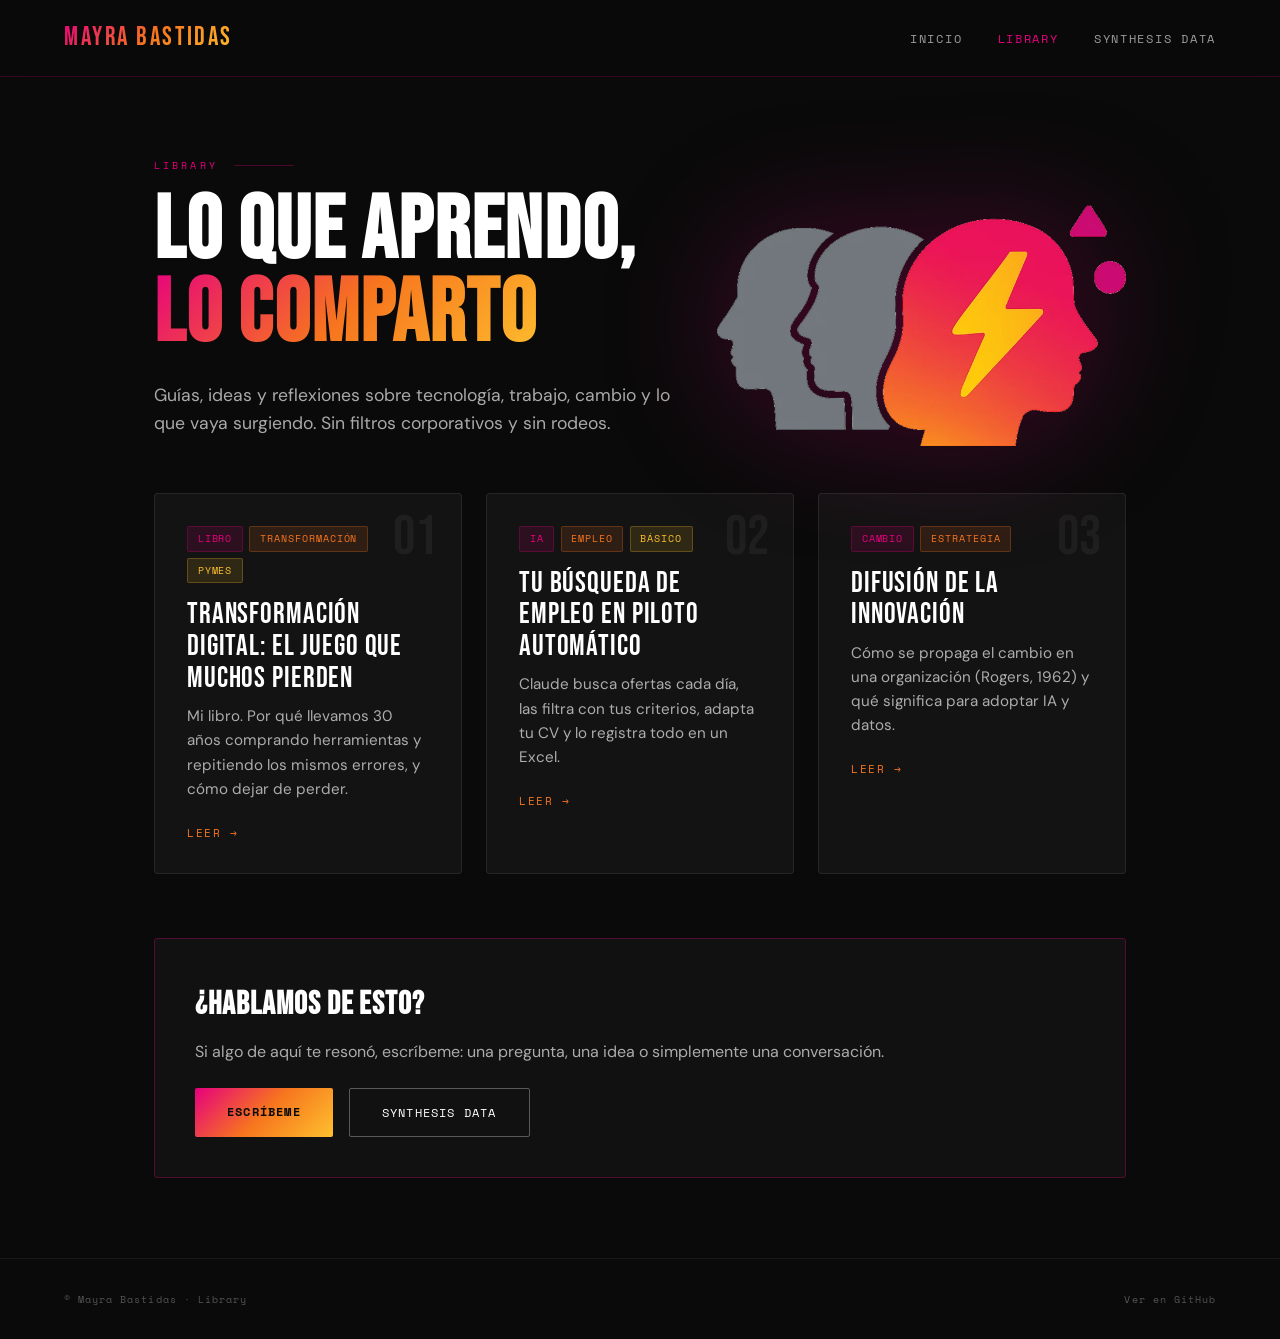
<file: index.html>
<!DOCTYPE html>
<html lang="es">
<head>
  <meta charset="UTF-8" />
  <meta name="viewport" content="width=device-width, initial-scale=1.0" />
  <title>Library | Mayra Bastidas</title>
  <meta name="description" content="Guías, ideas y reflexiones de Mayra Bastidas sobre tecnología, trabajo y cambio." />
  <link href="https://fonts.googleapis.com/css2?family=Bebas+Neue&family=Space+Mono:wght@400;700&family=DM+Sans:wght@300;400;500&display=swap" rel="stylesheet" />
  <link rel="icon" type="image/png" href="assets/img/favicon.png" />
  <link rel="stylesheet" href="assets/style.css" />
</head>
<body>
  <nav>
    <a class="nav-logo" href="https://mayramb.github.io/">Mayra Bastidas</a>
    <ul>
      <li><a href="https://mayramb.github.io/">Inicio</a></li>
      <li><a class="active" href="./">Library</a></li>
      <li><a href="https://synthesis-data.com">Synthesis Data</a></li>
    </ul>
  </nav>

  <main class="wrap">
    <header class="hero">
      <div>
        <div class="section-label">Library</div>
        <h1 class="big">Lo que aprendo,<br><span>lo comparto</span></h1>
        <p class="lead">Guías, ideas y reflexiones sobre tecnología, trabajo, cambio y lo que vaya surgiendo. Sin filtros corporativos y sin rodeos.</p>
      </div>
      <img class="hero-img" src="assets/img/cabezas.webp" alt="Tres perfiles de cabezas; el último, en degradado fucsia-naranja con un rayo" />
    </header>

    <div class="grid" id="catalogo"></div>

    <section class="cta">
      <h3>¿Hablamos de esto?</h3>
      <p>Si algo de aquí te resonó, escríbeme: una pregunta, una idea o simplemente una conversación.</p>
      <div class="btns">
        <a class="btn btn-primary" href="mailto:mayra.bastidas@synthesis-data.com?subject=Hablemos">Escríbeme</a>
        <a class="btn btn-outline" href="https://synthesis-data.com">Synthesis Data</a>
      </div>
    </section>
  </main>

  <footer>
    <p>© Mayra Bastidas · Library</p>
    <a href="https://github.com/mayramb/library">Ver en GitHub</a>
  </footer>

  <script>
    const colores = ['', 'orange', 'yellow'];
    fetch('catalogo.json').then(r => r.json()).then(items => {
      document.getElementById('catalogo').innerHTML = items.map((g, i) => `
        <a class="card" href="${g.link}">
          <div class="card-num">${String(i + 1).padStart(2, '0')}</div>
          <div class="tags">${g.etiquetas.map((t, j) => `<span class="tag ${colores[j % 3]}">${t}</span>`).join('')}</div>
          <div class="card-title">${g.titulo}</div>
          <p>${g.descripcion}</p>
          <div class="card-go">Leer →</div>
        </a>`).join('');
    });
  </script>
</body>
</html>
</file>
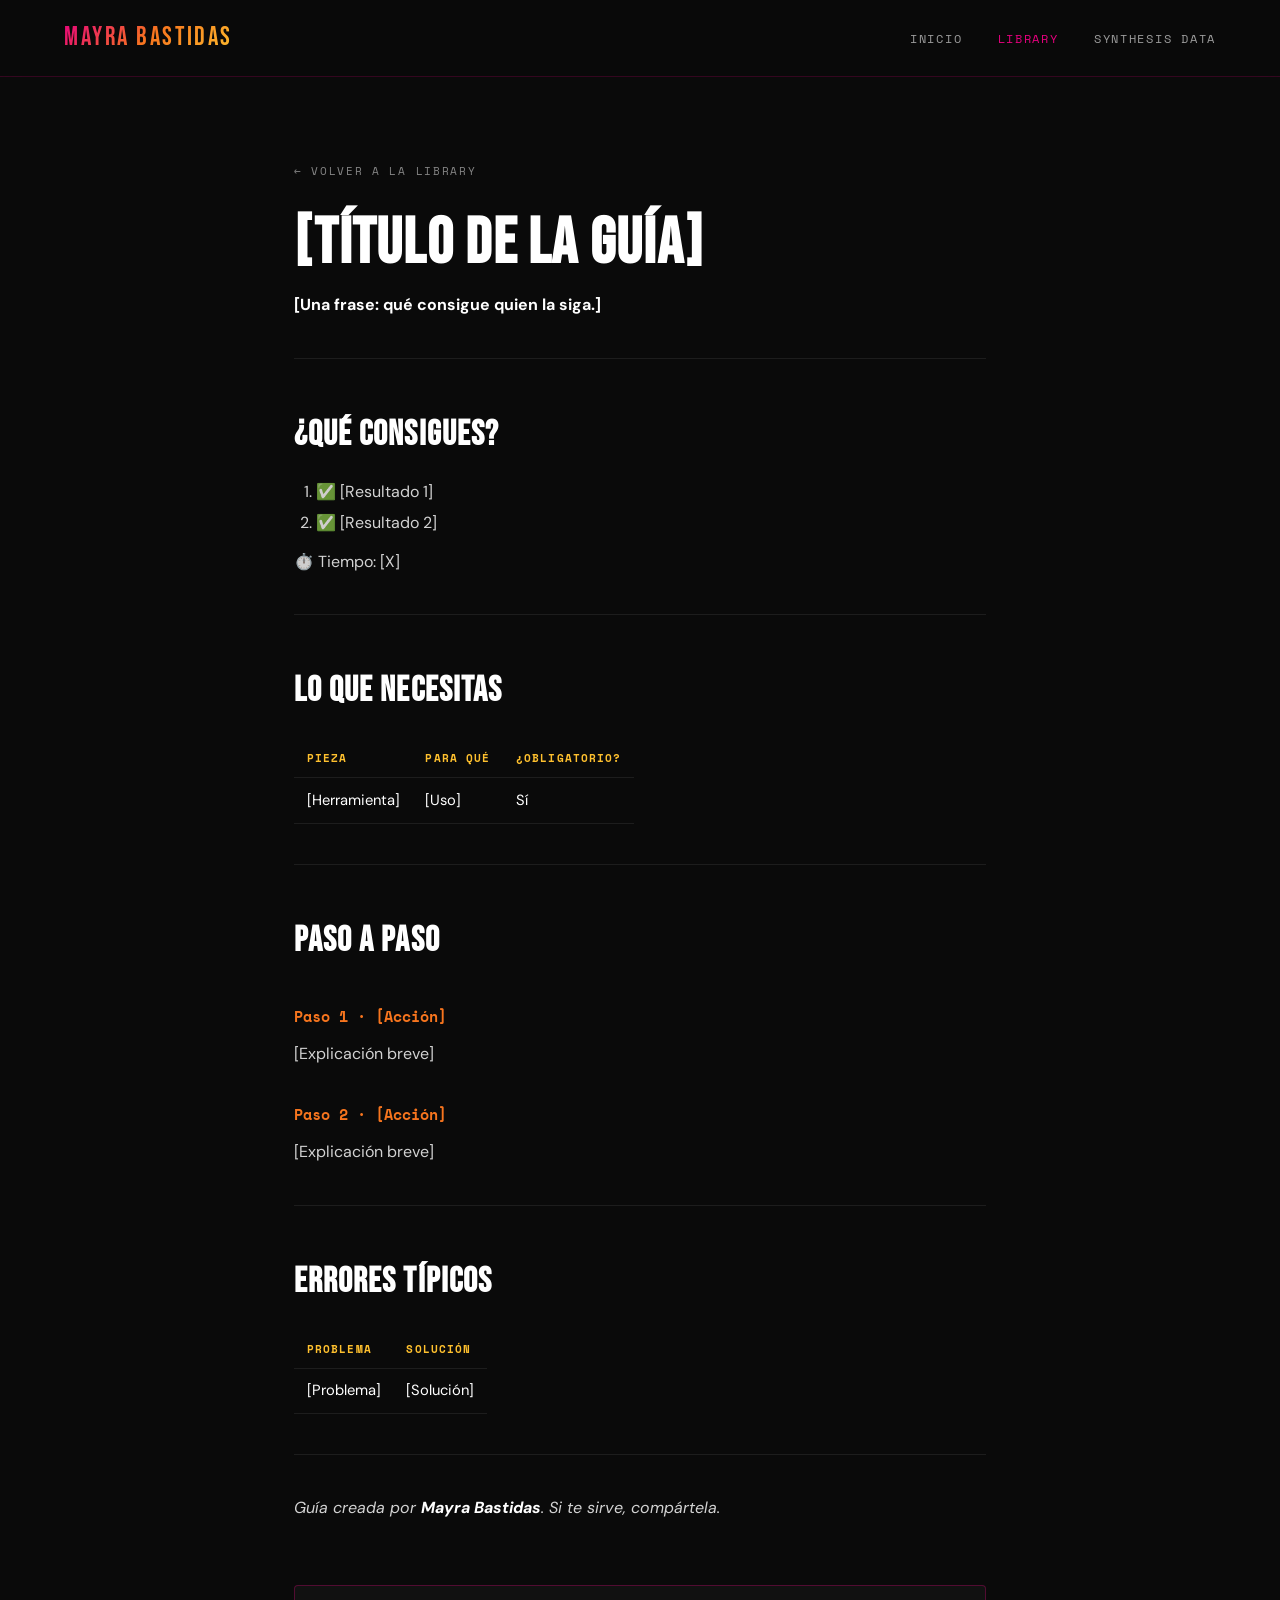
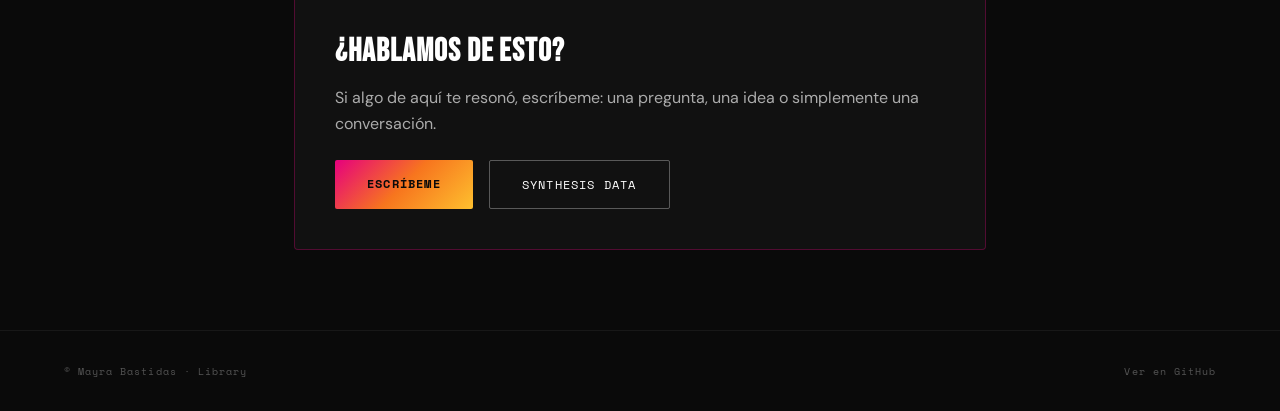
<file: _plantilla/index.html>
<!DOCTYPE html>
<html lang="es">
<head>
  <meta charset="UTF-8" />
  <meta name="viewport" content="width=device-width, initial-scale=1.0" />
  <title>Library | Mayra Bastidas</title>
  <link href="https://fonts.googleapis.com/css2?family=Bebas+Neue&family=Space+Mono:wght@400;700&family=DM+Sans:wght@300;400;500&display=swap" rel="stylesheet" />
  <link rel="icon" type="image/png" href="../assets/img/favicon.png" />
  <link rel="stylesheet" href="../assets/style.css" />
  <script src="../assets/marked.min.js"></script>
</head>
<!--
  VISOR DE GUÍAS — no hace falta editar este archivo.
  Muestra el README.md de esta carpeta con el diseño de la Library.
  Los enlaces a otros .md de la carpeta se abren aquí mismo (?doc=archivo.md).
-->
<body>
  <nav>
    <a class="nav-logo" href="https://mayramb.github.io/">Mayra Bastidas</a>
    <ul>
      <li><a href="https://mayramb.github.io/">Inicio</a></li>
      <li><a class="active" href="../">Library</a></li>
      <li><a href="https://synthesis-data.com">Synthesis Data</a></li>
    </ul>
  </nav>

  <main class="wrap narrow">
    <a class="back" id="back" href="../">← Volver a la Library</a>
    <article class="doc" id="doc">Cargando…</article>

    <section class="cta">
      <h3>¿Hablamos de esto?</h3>
      <p>Si algo de aquí te resonó, escríbeme: una pregunta, una idea o simplemente una conversación.</p>
      <div class="btns">
        <a class="btn btn-primary" href="mailto:mayra.bastidas@synthesis-data.com?subject=Hablemos">Escríbeme</a>
        <a class="btn btn-outline" href="https://synthesis-data.com">Synthesis Data</a>
      </div>
    </section>
  </main>

  <footer>
    <p>© Mayra Bastidas · Library</p>
    <a id="gh" href="https://github.com/mayramb/library">Ver en GitHub</a>
  </footer>

  <script>
    const params = new URLSearchParams(location.search);
    const file = params.get('doc') || 'README.md';
    if (params.get('doc')) { const b = document.getElementById('back'); b.href = './'; b.textContent = '← Volver a la guía'; }

    function pintar(md) {
      const el = document.getElementById('doc');
      el.innerHTML = marked.parse(md);
      // El pie y la llamada a la acción del README son para GitHub: aquí ya están en la página
      el.querySelectorAll('[data-solo-github]').forEach(n => n.remove());
      // Enlaces a .md locales → se abren dentro del visor
      el.querySelectorAll('a[href]').forEach(a => {
        const h = a.getAttribute('href');
        if (/^\.?\/?[\w-]+\.md$/.test(h)) a.href = '?doc=' + h.replace(/^\.?\//, '');
      });
      // Botón "Copiar" en cada bloque de código
      el.querySelectorAll('pre').forEach(pre => {
        const btn = document.createElement('button');
        btn.className = 'copy-btn'; btn.textContent = 'Copiar';
        btn.onclick = () => navigator.clipboard.writeText(pre.innerText.replace(/^Copiar/, '').trim())
          .then(() => { btn.textContent = '¡Copiado!'; setTimeout(() => btn.textContent = 'Copiar', 1500); });
        pre.appendChild(btn);
      });
      const h1 = el.querySelector('h1'); if (h1) document.title = h1.textContent + ' | Library';
    }

    if (window.__MD__) pintar(window.__MD__[file]);
    else fetch(file).then(r => r.text()).then(pintar);
  </script>
</body>
</html>
</file>
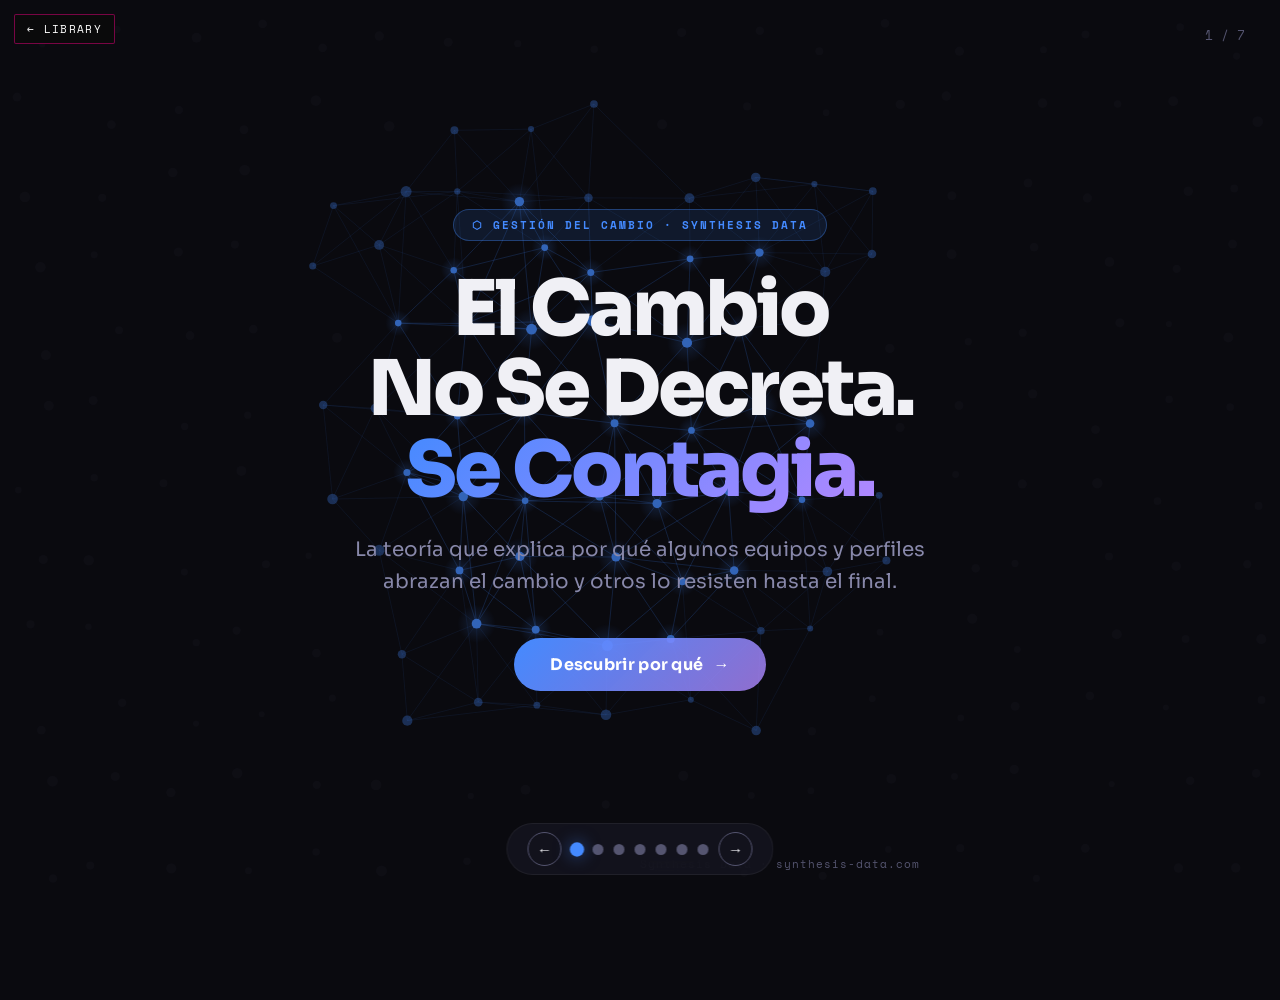
<file: difusion-innovacion/index.html>
<!DOCTYPE html>
<html lang="es">
<head>
<meta charset="UTF-8">
<meta name="viewport" content="width=device-width, initial-scale=1.0">
<title>Difusión de la Innovación</title>
<link href="https://fonts.googleapis.com/css2?family=Sora:wght@300;400;600;700;800&family=Space+Mono:wght@400;700&display=swap" rel="stylesheet">
<style>
:root{--bg:#0a0a0f;--card:#14141f;--green:#00e676;--red:#ff5252;--orange:#ff9100;--blue:#448aff;--purple:#b388ff;--t1:#f0f0f5;--t2:#8888aa;--t3:#555570}
*{margin:0;padding:0;box-sizing:border-box}
body{font-family:'Sora',sans-serif;background:var(--bg);color:var(--t1);overflow:hidden;height:100vh}
.slide{position:absolute;top:0;left:0;width:100vw;height:100vh;display:flex;flex-direction:column;justify-content:center;align-items:center;padding:40px 50px;opacity:0;transform:translateX(80px);transition:all .7s cubic-bezier(.16,1,.3,1);pointer-events:none;background:var(--bg)}
.slide.active{opacity:1;transform:translateX(0);pointer-events:all}
.title{font-size:clamp(30px,4.5vw,54px);font-weight:800;letter-spacing:-1.5px;text-align:center;margin-bottom:12px}
.sub{font-size:clamp(13px,1.5vw,17px);color:var(--t2);text-align:center;max-width:700px;line-height:1.5;margin-bottom:30px}
.blue{color:var(--blue)}.green{color:var(--green)}.orange{color:var(--orange)}.red{color:var(--red)}.purple{color:var(--purple)}
.glow{position:absolute;border-radius:50%;filter:blur(120px);pointer-events:none;opacity:.4}
.g1{width:400px;height:400px;background:rgba(68,138,255,.15);top:-100px;right:-100px}
.g2{width:350px;height:350px;background:rgba(179,136,255,.1);bottom:-100px;left:-100px}
.nav{position:fixed;bottom:25px;left:50%;transform:translateX(-50%);display:flex;gap:10px;align-items:center;z-index:100;background:rgba(20,20,31,.85);backdrop-filter:blur(12px);padding:8px 20px;border-radius:50px;border:1px solid rgba(255,255,255,.06)}
.dot{width:11px;height:11px;border-radius:50%;background:var(--t3);cursor:pointer;transition:.3s}
.dot.active{background:var(--blue);box-shadow:0 0 12px rgba(68,138,255,.5);transform:scale(1.3)}
.arr{background:none;border:1px solid var(--t3);color:var(--t1);width:34px;height:34px;border-radius:50%;display:flex;align-items:center;justify-content:center;cursor:pointer;font-size:15px;transition:.3s}
.arr:hover{background:var(--blue);border-color:var(--blue)}
.counter{position:fixed;top:25px;right:35px;font-family:'Space Mono',monospace;font-size:13px;color:var(--t3);z-index:100}
.curve-path{fill:none;stroke:url(#curveGrad);stroke-width:4;stroke-linecap:round;stroke-dasharray:1200;stroke-dashoffset:1200;filter:drop-shadow(0 0 12px rgba(68,138,255,.4))}
.slide.active .curve-path{animation:draw 2.5s ease-out .5s forwards}
@keyframes draw{to{stroke-dashoffset:0}}
.curve-area{opacity:0}
.slide.active .curve-area{animation:areaIn 1.5s ease-out 2s forwards}
@keyframes areaIn{to{opacity:.15}}
@keyframes fadeUp{from{opacity:0;transform:translateY(15px)}to{opacity:1;transform:translateY(0)}}
.adopter{opacity:0}
.slide.active .adopter:nth-child(1){animation:fadeUp .6s ease-out 1.2s forwards}
.slide.active .adopter:nth-child(2){animation:fadeUp .6s ease-out 1.6s forwards}
.slide.active .adopter:nth-child(3){animation:fadeUp .6s ease-out 2s forwards}
.slide.active .adopter:nth-child(4){animation:fadeUp .6s ease-out 2.4s forwards}
.slide.active .adopter:nth-child(5){animation:fadeUp .6s ease-out 2.8s forwards}
.slide-foot{font-size:13px;color:var(--t3);font-style:italic;text-align:center;margin-top:25px;opacity:0}
.slide.active .slide-foot{animation:fadeUp .6s ease-out 3.2s forwards}

/* ===== COVER SLIDE STYLES ===== */
#cover{background:var(--bg);overflow:hidden}
#diffCanvas{position:absolute;top:0;left:0;width:100%;height:100%;opacity:.7}
.cover-content{position:relative;z-index:10;display:flex;flex-direction:column;align-items:center;text-align:center;gap:0}
.cover-badge{display:inline-flex;align-items:center;gap:8px;padding:7px 18px;border-radius:30px;background:rgba(68,138,255,.12);border:1px solid rgba(68,138,255,.35);font-family:'Space Mono',monospace;font-size:11px;font-weight:700;color:var(--blue);letter-spacing:2px;text-transform:uppercase;margin-bottom:28px;opacity:0;animation:coverFadeUp .8s ease-out .3s forwards}
.cover-title{font-size:clamp(38px,6vw,82px);font-weight:800;letter-spacing:-3px;line-height:1.05;margin-bottom:24px;opacity:0;animation:coverFadeUp .9s ease-out .6s forwards}
.cover-title .word1{color:var(--t1)}
.cover-title .word2{color:var(--t1)}
.cover-title .accent{background:linear-gradient(135deg,var(--blue),var(--purple));-webkit-background-clip:text;-webkit-text-fill-color:transparent;background-clip:text}
.cover-tagline{font-size:clamp(14px,1.6vw,20px);color:var(--t2);max-width:600px;line-height:1.6;margin-bottom:40px;opacity:0;animation:coverFadeUp .8s ease-out .9s forwards}
.cover-tagline strong{color:var(--t1)}
.cover-btn{display:inline-flex;align-items:center;gap:10px;padding:16px 36px;border-radius:50px;background:linear-gradient(135deg,var(--blue),rgba(179,136,255,.8));border:none;color:#fff;font-family:'Sora',sans-serif;font-size:16px;font-weight:700;cursor:pointer;transition:all .3s;opacity:0;animation:coverFadeUp .8s ease-out 1.2s forwards;letter-spacing:.3px}
.cover-btn:hover{transform:translateY(-3px) scale(1.04);box-shadow:0 16px 40px rgba(68,138,255,.4)}
.cover-btn .arrow{transition:transform .3s}
.cover-btn:hover .arrow{transform:translateX(5px)}
.cover-brand{position:absolute;bottom:28px;left:50%;transform:translateX(-50%);font-family:'Space Mono',monospace;font-size:11px;color:var(--t3);letter-spacing:1px;opacity:0;animation:coverFadeUp .6s ease-out 1.5s forwards;white-space:nowrap}
.cover-stat{display:flex;gap:40px;margin-bottom:36px;opacity:0;animation:coverFadeUp .8s ease-out 1s forwards}
.cover-stat-item{text-align:center}
.cover-stat-num{font-family:'Space Mono',monospace;font-size:28px;font-weight:700;color:var(--blue)}
.cover-stat-label{font-size:11px;color:var(--t3);text-transform:uppercase;letter-spacing:1px;margin-top:2px}
@keyframes coverFadeUp{from{opacity:0;transform:translateY(22px)}to{opacity:1;transform:translateY(0)}}
@keyframes pulse{0%,100%{opacity:.5;transform:scale(1)}50%{opacity:1;transform:scale(1.08)}}
</style>
</head>
<body>
<a href="../" style="position:fixed;top:14px;left:14px;z-index:9999;font-family:'Space Mono',monospace;font-size:11px;letter-spacing:.12em;text-transform:uppercase;color:#fff;background:rgba(10,10,10,.8);border:1px solid rgba(230,0,126,.5);padding:6px 12px;border-radius:2px;text-decoration:none">← Library</a>

<div class="counter"><span id="cur">1</span> / 7</div>

<div class="nav">
  <button class="arr" onclick="prev()">←</button>
  <div class="dot active" onclick="go(0)"></div>
  <div class="dot" onclick="go(1)"></div>
  <div class="dot" onclick="go(2)"></div>
  <div class="dot" onclick="go(3)"></div>
  <div class="dot" onclick="go(4)"></div>
  <div class="dot" onclick="go(5)"></div>
  <div class="dot" onclick="go(6)"></div>
  <button class="arr" onclick="next()">→</button>
</div>

<!-- ======= COVER: PORTADA ======= -->
<div class="slide active" id="cover">
  <canvas id="diffCanvas"></canvas>
  <div class="cover-content">
    <div class="cover-badge">⬡ Gestión del Cambio · Synthesis Data</div>
    <div class="cover-title">
      <span class="word1">El Cambio<br>No Se Decreta.</span><br>
      <span class="accent">Se Contagia.</span>
    </div>
    <div class="cover-tagline">
      La teoría que explica por qué algunos equipos y perfiles abrazan el cambio y otros lo resisten hasta el final.
    </div>
    <button class="cover-btn" onclick="next()">
      Descubrir por qué <span class="arrow">→</span>
    </button>
  </div>
  <div class="cover-brand">Synthesis Data · synthesis-data.com</div>
</div>

<!-- ======= S1: 4 PILARES ======= -->
<div class="slide">
  <div class="glow g1"></div>
  <div class="title">Los <span class="blue">4 Pilares</span> de la Difusión</div>
  <div style="display:grid;grid-template-columns:1fr 1fr;gap:20px;max-width:850px;margin-top:20px">
    <div style="padding:30px;border-radius:14px;background:linear-gradient(135deg,rgba(68,138,255,.12),rgba(68,138,255,.04));border:1px solid rgba(68,138,255,.15);text-align:center">
      <div style="font-size:50px;margin-bottom:12px">💡</div>
      <div style="font-size:18px;font-weight:700;margin-bottom:6px">La Innovación</div>
      <div style="font-size:12px;color:var(--t2)">Lo nuevo que se quiere difundir</div>
    </div>
    <div style="padding:30px;border-radius:14px;background:linear-gradient(135deg,rgba(0,230,118,.12),rgba(0,230,118,.04));border:1px solid rgba(0,230,118,.15);text-align:center">
      <div style="font-size:50px;margin-bottom:12px">📡</div>
      <div style="font-size:18px;font-weight:700;margin-bottom:6px">Canales</div>
      <div style="font-size:12px;color:var(--t2)">Medios por los que circula</div>
    </div>
    <div style="padding:30px;border-radius:14px;background:linear-gradient(135deg,rgba(255,145,0,.12),rgba(255,145,0,.04));border:1px solid rgba(255,145,0,.15);text-align:center">
      <div style="font-size:50px;margin-bottom:12px">⏱️</div>
      <div style="font-size:18px;font-weight:700;margin-bottom:6px">El Tiempo</div>
      <div style="font-size:12px;color:var(--t2)">Velocidad de propagación</div>
    </div>
    <div style="padding:30px;border-radius:14px;background:linear-gradient(135deg,rgba(179,136,255,.12),rgba(179,136,255,.04));border:1px solid rgba(179,136,255,.15);text-align:center">
      <div style="font-size:50px;margin-bottom:12px">👥</div>
      <div style="font-size:18px;font-weight:700;margin-bottom:6px">Sistema Social</div>
      <div style="font-size:12px;color:var(--t2)">El grupo donde se extiende</div>
    </div>
  </div>
</div>

<!-- ======= S2: CANALES ======= -->
<div class="slide">
  <div class="glow g2"></div>
  <div class="title">Canales de <span class="orange">Difusión</span></div>
  <div style="max-width:850px;width:100%;display:flex;flex-direction:column;gap:14px;margin-top:20px">
    <div style="padding:20px 24px;border-radius:12px;background:linear-gradient(90deg,rgba(0,230,118,.15),transparent);border-left:4px solid var(--green);display:flex;gap:15px;align-items:center">
      <div style="font-size:36px">📺</div>
      <div><div style="font-weight:700;font-size:16px">Masivos</div><div style="font-size:13px;color:var(--t2)">TV, radio, prensa, internet → <strong style="color:var(--green)">INFORMAN</strong></div></div>
    </div>
    <div style="padding:20px 24px;border-radius:12px;background:linear-gradient(90deg,rgba(68,138,255,.15),transparent);border-left:4px solid var(--blue);display:flex;gap:15px;align-items:center">
      <div style="font-size:36px">💬</div>
      <div><div style="font-weight:700;font-size:16px">Interpersonales</div><div style="font-size:13px;color:var(--t2)">Boca a boca, recomendaciones → <strong style="color:var(--blue)">CONVENCEN</strong></div></div>
    </div>
    <div style="padding:20px 24px;border-radius:12px;background:linear-gradient(90deg,rgba(255,145,0,.15),transparent);border-left:4px solid var(--orange);display:flex;gap:15px;align-items:center">
      <div style="font-size:36px">🌍</div>
      <div><div style="font-weight:700;font-size:16px">Cosmopolitas</div><div style="font-size:13px;color:var(--t2)">Medios nacionales, redes profesionales → <strong style="color:var(--orange)">Novedades externas</strong></div></div>
    </div>
    <div style="padding:20px 24px;border-radius:12px;background:linear-gradient(90deg,rgba(179,136,255,.15),transparent);border-left:4px solid var(--purple);display:flex;gap:15px;align-items:center">
      <div style="font-size:36px">🏘️</div>
      <div><div style="font-weight:700;font-size:16px">Locales</div><div style="font-size:13px;color:var(--t2)">Vecinos, amigos, comunidad → <strong style="color:var(--purple)">Refuerzan en el grupo cercano</strong></div></div>
    </div>
  </div>
</div>

<!-- ======= S3: CURVA S ANIMADA ======= -->
<div class="slide">
  <div class="glow g1"></div>
  <div class="glow g2"></div>
  <div class="title">¿Por qué unos abrazan lo nuevo<br>y <span class="blue">otros no</span>?</div>
  <div class="sub">La teoría de difusión de innovaciones propone que toda innovación se propaga siguiendo un patrón matemático: una <strong>distribución normal</strong>. Siempre los mismos grupos. Siempre el mismo orden.</div>

  <div style="position:relative;width:90%;max-width:1000px;height:340px">
    <svg width="100%" height="100%" viewBox="0 0 1000 340" preserveAspectRatio="xMidYMid meet">
      <defs>
        <linearGradient id="curveGrad" x1="0%" x2="100%">
          <stop offset="0%" stop-color="#448aff"/>
          <stop offset="25%" stop-color="#00e676"/>
          <stop offset="50%" stop-color="#00e676"/>
          <stop offset="75%" stop-color="#b388ff"/>
          <stop offset="100%" stop-color="#ff5252"/>
        </linearGradient>
        <linearGradient id="areaGrad" x1="0%" y1="0%" x2="0%" y2="100%">
          <stop offset="0%" stop-color="rgba(68,138,255,.3)"/>
          <stop offset="100%" stop-color="rgba(68,138,255,0)"/>
        </linearGradient>
      </defs>
      <line x1="80" y1="300" x2="950" y2="300" stroke="rgba(255,255,255,.05)" stroke-width="1"/>
      <line x1="80" y1="200" x2="950" y2="200" stroke="rgba(255,255,255,.03)" stroke-width="1"/>
      <line x1="80" y1="100" x2="950" y2="100" stroke="rgba(255,255,255,.03)" stroke-width="1"/>
      <line x1="220" y1="30" x2="220" y2="300" stroke="rgba(255,255,255,.06)" stroke-width="1" stroke-dasharray="4,4"/>
      <line x1="360" y1="30" x2="360" y2="300" stroke="rgba(255,255,255,.06)" stroke-width="1" stroke-dasharray="4,4"/>
      <line x1="640" y1="30" x2="640" y2="300" stroke="rgba(255,255,255,.06)" stroke-width="1" stroke-dasharray="4,4"/>
      <line x1="780" y1="30" x2="780" y2="300" stroke="rgba(255,255,255,.06)" stroke-width="1" stroke-dasharray="4,4"/>
      <path class="curve-area" d="M80,300 C80,300 150,298 200,290 C250,282 280,260 320,220 C360,180 400,100 500,30 C600,100 640,180 680,220 C720,260 750,282 800,290 C850,298 920,300 950,300 Z" fill="url(#areaGrad)"/>
      <path class="curve-path" d="M80,300 C120,298 170,295 220,285 C270,270 310,240 360,195 C410,145 450,75 500,30 C550,75 590,145 640,195 C690,240 730,270 780,285 C830,295 880,298 950,300"/>
    </svg>
  </div>

  <div style="display:flex;justify-content:space-between;width:90%;max-width:1000px;margin-top:10px">
    <div class="adopter" style="text-align:center;width:18%">
      <div style="font-size:26px">🚀</div>
      <div style="font-family:'Space Mono',monospace;font-size:20px;font-weight:700;color:var(--blue)">2.5%</div>
      <div style="font-size:11px;font-weight:700;text-transform:uppercase;letter-spacing:.5px">Innovadores</div>
      <div style="font-size:10px;color:var(--t2)">Toleran el riesgo</div>
    </div>
    <div class="adopter" style="text-align:center;width:18%">
      <div style="font-size:26px">🧭</div>
      <div style="font-family:'Space Mono',monospace;font-size:20px;font-weight:700;color:var(--green)">13.5%</div>
      <div style="font-size:11px;font-weight:700;text-transform:uppercase;letter-spacing:.5px">Adoptantes Tempranos</div>
      <div style="font-size:10px;color:var(--t2)">Líderes de opinión</div>
    </div>
    <div class="adopter" style="text-align:center;width:18%">
      <div style="font-size:26px">👥</div>
      <div style="font-family:'Space Mono',monospace;font-size:20px;font-weight:700;color:var(--green)">34%</div>
      <div style="font-size:11px;font-weight:700;text-transform:uppercase;letter-spacing:.5px">Mayoría Temprana</div>
      <div style="font-size:10px;color:var(--t2)">Punto de inflexión</div>
    </div>
    <div class="adopter" style="text-align:center;width:18%">
      <div style="font-size:26px">⏳</div>
      <div style="font-family:'Space Mono',monospace;font-size:20px;font-weight:700;color:var(--purple)">34%</div>
      <div style="font-size:11px;font-weight:700;text-transform:uppercase;letter-spacing:.5px">Mayoría Tardía</div>
      <div style="font-size:10px;color:var(--t2)">Presión social</div>
    </div>
    <div class="adopter" style="text-align:center;width:18%">
      <div style="font-size:26px">⚓</div>
      <div style="font-family:'Space Mono',monospace;font-size:20px;font-weight:700;color:var(--red)">16%</div>
      <div style="font-size:11px;font-weight:700;text-transform:uppercase;letter-spacing:.5px">Rezagados</div>
      <div style="font-size:10px;color:var(--t2)">Resisten al final</div>
    </div>
  </div>
  <div class="slide-foot">Rogers predijo que toda innovación sigue este patrón. Pero... ¿siempre se cumple?</div>
</div>

<!-- ======= S4: TIKTOK VS CRIPTO ======= -->
<div class="slide">
  <div class="glow g1"></div>
  <div class="glow g2"></div>
  <div class="title">La Teoría vs. <span class="blue">La Realidad</span></div>
  <div class="sub">Dos tecnologías. Misma curva de partida. Destinos <strong>radicalmente distintos</strong>.</div>

   <div style="display:grid;grid-template-columns:1fr 50px 1fr;width:95%;max-width:950px;height:46vh;max-height:340px;align-items:center">
    <div style="background:linear-gradient(165deg,#0d2818,#0a1a12);border:1px solid rgba(0,230,118,.15);border-radius:14px;padding:20px;position:relative;height:100%">
      <div style="display:inline-block;padding:4px 12px;border-radius:20px;font-size:10px;font-weight:700;text-transform:uppercase;letter-spacing:1px;background:rgba(0,230,118,.15);color:var(--green);border:1px solid rgba(0,230,118,.3);margin-bottom:6px">✓ La curva funciona</div>
      <div style="font-size:24px;font-weight:800;color:var(--green)">TikTok</div>
      <div style="font-family:'Space Mono',monospace;font-size:11px;color:var(--t2);margin-bottom:12px">2020 → 2025: 5 años</div>
      <div style="position:relative;padding-left:20px">
        <div style="position:absolute;left:4px;top:0;bottom:0;width:2px;background:var(--green)"></div>
        <div style="margin:7px 0"><div style="font-size:10px;font-weight:700;color:var(--green)">2020</div><div style="font-size:9px;color:var(--t2)">Innovadores crean contenido</div></div>
        <div style="margin:7px 0"><div style="font-size:10px;font-weight:700;color:var(--green)">2021</div><div style="font-size:9px;color:var(--t2)">Influencers legitiman</div></div>
        <div style="margin:7px 0"><div style="font-size:10px;font-weight:700;color:var(--green)">2022-23</div><div style="font-size:9px;color:var(--t2)">Mayoría Temprana: todos están aquí</div></div>
        <div style="margin:7px 0"><div style="font-size:10px;font-weight:700;color:var(--green)">2024-25</div><div style="font-size:9px;color:var(--t2)">Hasta los escépticos entraron</div></div>
      </div>
      <div style="position:absolute;bottom:12px;left:20px;right:20px;font-size:10px;font-weight:600;color:var(--green);background:rgba(0,230,118,.1);padding:8px;border-radius:8px;text-align:center">✓ Fácil, visible, confiable</div>
    </div>
    <div style="display:flex;align-items:center;justify-content:center"><div style="font-size:20px;font-weight:800;color:var(--t3)">VS</div></div>
    <div style="background:linear-gradient(165deg,#2a1510,#1a0e0c);border:1px solid rgba(255,82,82,.15);border-radius:14px;padding:20px;position:relative;height:100%">
      <div style="display:inline-block;padding:4px 12px;border-radius:20px;font-size:10px;font-weight:700;text-transform:uppercase;letter-spacing:1px;background:rgba(255,82,82,.15);color:var(--red);border:1px solid rgba(255,82,82,.3);margin-bottom:6px">⚠ La curva falla</div>
      <div style="font-size:24px;font-weight:800;color:var(--red)">Cripto</div>
      <div style="font-family:'Space Mono',monospace;font-size:11px;color:var(--t2);margin-bottom:12px">2009 → hoy: 17 años</div>
      <div style="position:relative;padding-left:20px">
        <div style="position:absolute;left:4px;top:0;bottom:0;width:2px;background:linear-gradient(to bottom,var(--orange),var(--red))"></div>
        <div style="margin:7px 0"><div style="font-size:10px;font-weight:700;color:var(--orange)">2009</div><div style="font-size:9px;color:var(--t2)">Satoshi, cypherpunks</div></div>
        <div style="margin:7px 0"><div style="font-size:10px;font-weight:700;color:var(--orange)">2013-17</div><div style="font-size:9px;color:var(--t2)">Especuladores libertarios</div></div>
        <div style="margin:7px 0"><div style="font-size:10px;font-weight:700;color:var(--red)">2018-22</div><div style="font-size:9px;color:var(--t2)">EL ABISMO: FTX, estafas</div></div>
        <div style="margin:7px 0"><div style="font-size:10px;font-weight:700;color:var(--orange)">2023-hoy</div><div style="font-size:9px;color:var(--t2)">Estancada en nicho</div></div>
      </div>
      <div style="position:absolute;bottom:12px;left:20px;right:20px;font-size:10px;font-weight:600;color:var(--red);background:rgba(255,82,82,.1);padding:8px;border-radius:8px;text-align:center">✗ Complejo, volátil, desconfianza</div>
    </div>
  </div>

  <div style="display:grid;grid-template-columns:1fr 50px 1fr;width:95%;max-width:950px;margin-top:10px;align-items:end">
    <div style="text-align:center">
      <div style="font-size:9px;font-weight:700;text-transform:uppercase;letter-spacing:1px;color:var(--green);margin-bottom:2px">Adopción acumulada</div>
      <svg viewBox="0 0 300 130" style="width:100%;max-width:400px;overflow:visible">
        <text x="22" y="16" fill="rgba(255,255,255,.3)" font-size="8" text-anchor="end" font-family="Space Mono,monospace">100%</text>
        <text x="22" y="70" fill="rgba(255,255,255,.15)" font-size="8" text-anchor="end" font-family="Space Mono,monospace">50%</text>
        <text x="22" y="122" fill="rgba(255,255,255,.15)" font-size="8" text-anchor="end" font-family="Space Mono,monospace">0%</text>
        <line x1="28" y1="12" x2="290" y2="12" stroke="rgba(255,255,255,.05)" stroke-width=".5"/>
        <line x1="28" y1="65" x2="290" y2="65" stroke="rgba(255,255,255,.05)" stroke-width=".5" stroke-dasharray="4,4"/>
        <line x1="28" y1="118" x2="290" y2="118" stroke="rgba(255,255,255,.08)" stroke-width=".5"/>
        <path d="M28,118 C55,118 85,116 115,108 C145,94 165,65 185,35 C205,18 235,13 265,12 L290,12 L290,118 Z" fill="rgba(0,230,118,.07)"/>
        <path d="M28,118 C55,118 85,116 115,108 C145,94 165,65 185,35 C205,18 235,13 265,12 L290,12" fill="none" stroke="var(--green)" stroke-width="2.5" stroke-linecap="round" stroke-dasharray="380" stroke-dashoffset="380">
          <animate attributeName="stroke-dashoffset" from="380" to="0" dur="2s" fill="freeze" begin="0.5s"/>
        </path>
        <circle cx="290" cy="12" r="3.5" fill="var(--green)" opacity="0">
          <animate attributeName="opacity" from="0" to="1" dur="0.3s" fill="freeze" begin="2.3s"/>
        </circle>
        <text x="265" y="26" fill="var(--green)" font-size="10" font-weight="700" font-family="Space Mono,monospace" opacity="0">~95%
          <animate attributeName="opacity" from="0" to="1" dur="0.3s" fill="freeze" begin="2.3s"/>
        </text>
        <text x="32" y="128" fill="rgba(255,255,255,.25)" font-size="7" font-family="Space Mono,monospace">2020</text>
        <text x="265" y="128" fill="rgba(255,255,255,.25)" font-size="7" font-family="Space Mono,monospace" text-anchor="end">2025</text>
      </svg>
    </div>
    <div></div>
    <div style="text-align:center">
      <div style="font-size:9px;font-weight:700;text-transform:uppercase;letter-spacing:1px;color:var(--red);margin-bottom:2px">Adopción acumulada</div>
      <svg viewBox="0 0 300 130" style="width:100%;max-width:400px;overflow:visible">
        <text x="22" y="16" fill="rgba(255,255,255,.15)" font-size="8" text-anchor="end" font-family="Space Mono,monospace">100%</text>
        <text x="22" y="70" fill="rgba(255,255,255,.15)" font-size="8" text-anchor="end" font-family="Space Mono,monospace">50%</text>
        <text x="22" y="122" fill="rgba(255,255,255,.15)" font-size="8" text-anchor="end" font-family="Space Mono,monospace">0%</text>
        <line x1="28" y1="12" x2="290" y2="12" stroke="rgba(255,255,255,.05)" stroke-width=".5"/>
        <line x1="28" y1="65" x2="290" y2="65" stroke="rgba(255,255,255,.05)" stroke-width=".5" stroke-dasharray="4,4"/>
        <line x1="28" y1="118" x2="290" y2="118" stroke="rgba(255,255,255,.08)" stroke-width=".5"/>
        <path d="M155,92 C175,75 210,35 245,18 L290,12" fill="none" stroke="rgba(255,82,82,.12)" stroke-width="2" stroke-dasharray="4,4" stroke-linecap="round"/>
        <path d="M28,118 C55,118 75,117 105,112 C135,104 150,96 165,92 C185,88 215,87 260,87 L290,87 L290,118 Z" fill="rgba(255,82,82,.05)"/>
        <path d="M28,118 C55,118 75,117 105,112 C135,104 150,96 165,92 C185,88 215,87 260,87 L290,87" fill="none" stroke="var(--red)" stroke-width="2.5" stroke-linecap="round" stroke-dasharray="380" stroke-dashoffset="380">
          <animate attributeName="stroke-dashoffset" from="380" to="0" dur="2s" fill="freeze" begin="0.5s"/>
        </path>
        <circle cx="290" cy="87" r="3.5" fill="var(--red)" opacity="0">
          <animate attributeName="opacity" from="0" to="1" dur="0.3s" fill="freeze" begin="2.3s"/>
        </circle>
        <text x="263" y="82" fill="var(--red)" font-size="10" font-weight="700" font-family="Space Mono,monospace" opacity="0">~20%
          <animate attributeName="opacity" from="0" to="1" dur="0.3s" fill="freeze" begin="2.3s"/>
        </text>
        <text x="32" y="128" fill="rgba(255,255,255,.25)" font-size="7" font-family="Space Mono,monospace">2009</text>
        <text x="265" y="128" fill="rgba(255,255,255,.25)" font-size="7" font-family="Space Mono,monospace" text-anchor="end">2026</text>
      </svg>
    </div>
  </div>
  <div style="font-size:9px;color:var(--t3);margin-top:4px;text-align:center;font-style:italic">Campana = cuántos adoptan por período · Curva S = total acumulado de adopción</div>
</div>

<!-- ======= S5: 5 ATRIBUTOS ======= -->
<div class="slide">
  <div class="glow g1"></div>
  <div class="title">Los <span class="orange">5 Atributos</span> de Adopción</div>
  <div class="sub">¿Qué hace que la gente adopte algo nuevo?</div>
  <div style="display:flex;gap:14px;max-width:1000px;margin-top:10px">
    <div style="flex:1;padding:22px 14px;border-radius:12px;background:var(--card);border-top:3px solid var(--green);text-align:center">
      <div style="font-size:30px;margin-bottom:10px">🏆</div>
      <div style="font-size:13px;font-weight:700;color:var(--green);text-transform:uppercase;letter-spacing:.5px;margin-bottom:8px">Ventaja Relativa</div>
      <div style="font-size:12px;color:var(--t2)">¿Mejora mi vida?</div>
    </div>
    <div style="flex:1;padding:22px 14px;border-radius:12px;background:var(--card);border-top:3px solid var(--blue);text-align:center">
      <div style="font-size:30px;margin-bottom:10px">🧩</div>
      <div style="font-size:13px;font-weight:700;color:var(--blue);text-transform:uppercase;letter-spacing:.5px;margin-bottom:8px">Compatibilidad</div>
      <div style="font-size:12px;color:var(--t2)">¿Encaja conmigo?</div>
    </div>
    <div style="flex:1;padding:22px 14px;border-radius:12px;background:var(--card);border-top:3px solid var(--blue);text-align:center">
      <div style="font-size:30px;margin-bottom:10px">⚡</div>
      <div style="font-size:13px;font-weight:700;color:var(--blue);text-transform:uppercase;letter-spacing:.5px;margin-bottom:8px">Complejidad</div>
      <div style="font-size:12px;color:var(--t2)">¿Es fácil de usar?</div>
    </div>
    <div style="flex:1;padding:22px 14px;border-radius:12px;background:var(--card);border-top:3px solid var(--orange);text-align:center">
      <div style="font-size:30px;margin-bottom:10px">🧪</div>
      <div style="font-size:13px;font-weight:700;color:var(--orange);text-transform:uppercase;letter-spacing:.5px;margin-bottom:8px">Trialability</div>
      <div style="font-size:12px;color:var(--t2)">¿Pruebo sin riesgo?</div>
    </div>
    <div style="flex:1;padding:22px 14px;border-radius:12px;background:var(--card);border-top:3px solid var(--purple);text-align:center">
      <div style="font-size:30px;margin-bottom:10px">👁️</div>
      <div style="font-size:13px;font-weight:700;color:var(--purple);text-transform:uppercase;letter-spacing:.5px;margin-bottom:8px">Observabilidad</div>
      <div style="font-size:12px;color:var(--t2)">¿Veo resultados?</div>
    </div>
  </div>
</div>

<!-- ======= S7: CIERRE ======= -->
<div class="slide">
  <div class="glow g1"></div>
  <div class="glow g2"></div>
  <div class="title">¿Qué <span class="blue">aprendimos</span>?</div>

  <div style="display:grid;grid-template-columns:repeat(3,1fr);gap:16px;max-width:1050px;margin-top:15px;align-items:stretch">
    <div style="padding:22px;border-radius:14px;background:var(--card);border-top:3px solid var(--blue)">
      <div style="font-size:13px;font-weight:700;text-transform:uppercase;letter-spacing:.5px;color:var(--blue);margin-bottom:14px">Elementos Fundamentales</div>
      <div style="font-size:13px;color:var(--t1);line-height:2">
        <strong>La difusión es un proceso donde:</strong><br>
        <span style="color:var(--green);font-weight:700">1)</span> una <span style="color:var(--blue);font-weight:700;text-decoration:underline">innovación</span><br>
        <span style="color:var(--green);font-weight:700">2)</span> se comunica a través de ciertos <span style="color:var(--blue);font-weight:700;text-decoration:underline">canales</span><br>
        <span style="color:#f0c040;font-weight:700">3)</span> a lo largo del <span style="color:#f0c040;font-weight:700;text-decoration:underline">tiempo</span><br>
        <span style="color:#00bcd4;font-weight:700">4)</span> entre miembros de un <span style="color:#00bcd4;font-weight:700;text-decoration:underline">sistema social</span>
      </div>
    </div>

    <div style="padding:22px;border-radius:14px;background:var(--card);border-top:3px solid var(--green)">
      <div style="font-size:13px;font-weight:700;text-transform:uppercase;letter-spacing:.5px;color:var(--green);margin-bottom:10px">Curva de Adopción</div>
      <svg viewBox="0 0 300 200" xmlns="http://www.w3.org/2000/svg" style="width:100%">
        <path d="M10,190 C10,190 40,188 70,180 C100,170 120,140 150,80 C180,140 200,170 230,180 C260,188 290,190 290,190 Z" fill="url(#bellGrad)" opacity=".6"/>
        <line x1="70" y1="50" x2="70" y2="190" stroke="rgba(255,255,255,.15)" stroke-width="1"/>
        <line x1="115" y1="50" x2="115" y2="190" stroke="rgba(255,255,255,.15)" stroke-width="1"/>
        <line x1="185" y1="50" x2="185" y2="190" stroke="rgba(255,255,255,.15)" stroke-width="1"/>
        <line x1="230" y1="50" x2="230" y2="190" stroke="rgba(255,255,255,.15)" stroke-width="1"/>
        <defs>
          <linearGradient id="bellGrad" x1="0%" x2="100%">
            <stop offset="0%" stop-color="#ff5252"/>
            <stop offset="20%" stop-color="#ff9100"/>
            <stop offset="50%" stop-color="#00e676"/>
            <stop offset="80%" stop-color="#448aff"/>
            <stop offset="100%" stop-color="#b388ff"/>
          </linearGradient>
        </defs>
        <path d="M10,190 C40,188 70,180 100,150 C120,130 135,100 150,80 C165,100 180,130 200,150 C230,180 260,188 290,190" fill="none" stroke="white" stroke-width="2"/>
        <circle cx="38" cy="148" r="6" fill="#ff5252"/>
        <line x1="40" y1="154" x2="36" y2="170" stroke="#ff5252" stroke-width="2"/>
        <line x1="38" y1="160" x2="48" y2="153" stroke="#ff5252" stroke-width="2"/>
        <line x1="38" y1="160" x2="47" y2="158" stroke="#ff5252" stroke-width="2"/>
        <line x1="36" y1="170" x2="28" y2="176" stroke="#ff5252" stroke-width="2"/>
        <line x1="36" y1="170" x2="44" y2="180" stroke="#ff5252" stroke-width="2"/>
        <circle cx="92" cy="118" r="6" fill="#ff9100"/>
        <line x1="92" y1="124" x2="90" y2="140" stroke="#ff9100" stroke-width="2"/>
        <line x1="91" y1="132" x2="84" y2="126" stroke="#ff9100" stroke-width="2"/>
        <line x1="91" y1="132" x2="99" y2="127" stroke="#ff9100" stroke-width="2"/>
        <line x1="90" y1="140" x2="84" y2="150" stroke="#ff9100" stroke-width="2"/>
        <line x1="90" y1="140" x2="96" y2="150" stroke="#ff9100" stroke-width="2"/>
        <circle cx="150" cy="50" r="7" fill="#00e676"/>
        <line x1="150" y1="57" x2="150" y2="74" stroke="#00e676" stroke-width="2"/>
        <line x1="150" y1="63" x2="140" y2="57" stroke="#00e676" stroke-width="2"/>
        <line x1="150" y1="63" x2="160" y2="57" stroke="#00e676" stroke-width="2"/>
        <line x1="150" y1="74" x2="144" y2="84" stroke="#00e676" stroke-width="2"/>
        <line x1="150" y1="74" x2="156" y2="84" stroke="#00e676" stroke-width="2"/>
        <circle cx="210" cy="118" r="6" fill="#448aff"/>
        <line x1="210" y1="124" x2="210" y2="142" stroke="#448aff" stroke-width="2"/>
        <line x1="210" y1="132" x2="204" y2="140" stroke="#448aff" stroke-width="2"/>
        <line x1="210" y1="132" x2="216" y2="140" stroke="#448aff" stroke-width="2"/>
        <line x1="210" y1="142" x2="206" y2="152" stroke="#448aff" stroke-width="2"/>
        <line x1="210" y1="142" x2="214" y2="152" stroke="#448aff" stroke-width="2"/>
        <circle cx="262" cy="152" r="6" fill="#b388ff"/>
        <line x1="260" y1="157" x2="256" y2="174" stroke="#b388ff" stroke-width="2"/>
        <line x1="258" y1="165" x2="250" y2="170" stroke="#b388ff" stroke-width="2"/>
        <line x1="258" y1="165" x2="252" y2="172" stroke="#b388ff" stroke-width="2"/>
        <line x1="256" y1="174" x2="252" y2="183" stroke="#b388ff" stroke-width="2"/>
        <line x1="256" y1="174" x2="260" y2="184" stroke="#b388ff" stroke-width="2"/>
        <text x="40" y="197" font-size="7" fill="#ff5252" text-anchor="middle" font-family="Sora">2.5%</text>
        <text x="92" y="197" font-size="7" fill="#ff9100" text-anchor="middle" font-family="Sora">13.5%</text>
        <text x="150" y="197" font-size="7" fill="#00e676" text-anchor="middle" font-family="Sora">34%</text>
        <text x="208" y="197" font-size="7" fill="#448aff" text-anchor="middle" font-family="Sora">34%</text>
        <text x="260" y="197" font-size="7" fill="#b388ff" text-anchor="middle" font-family="Sora">16%</text>
      </svg>
    </div>

    <div style="padding:22px;border-radius:14px;background:var(--card);border-top:3px solid var(--orange)">
      <div style="font-size:13px;font-weight:700;text-transform:uppercase;letter-spacing:.5px;color:var(--orange);margin-bottom:10px">Características de Éxito</div>
      <svg viewBox="0 0 300 200" xmlns="http://www.w3.org/2000/svg" style="width:100%">
        <circle cx="30" cy="45" r="10" fill="none" stroke="#aaa" stroke-width="1.5"/>
        <line x1="30" y1="55" x2="30" y2="80" stroke="#aaa" stroke-width="2"/>
        <line x1="30" y1="65" x2="18" y2="72" stroke="#aaa" stroke-width="2"/>
        <line x1="30" y1="65" x2="42" y2="58" stroke="#aaa" stroke-width="2"/>
        <line x1="30" y1="80" x2="24" y2="95" stroke="#aaa" stroke-width="2"/>
        <line x1="30" y1="80" x2="36" y2="95" stroke="#aaa" stroke-width="2"/>
        <circle cx="42" cy="28" r="12" fill="none" stroke="#00e676" stroke-width="1.5"/>
        <text x="42" y="32" font-size="12" fill="#00e676" text-anchor="middle" font-weight="bold">★</text>
        <circle cx="36" cy="38" r="2" fill="#00e676"/>
        <text x="30" y="112" font-size="7.5" fill="#00e676" text-anchor="middle" font-family="Sora" font-weight="600">Ventaja</text>
        <circle cx="90" cy="45" r="10" fill="none" stroke="#aaa" stroke-width="1.5"/>
        <line x1="90" y1="55" x2="90" y2="80" stroke="#aaa" stroke-width="2"/>
        <line x1="90" y1="65" x2="78" y2="60" stroke="#aaa" stroke-width="2"/>
        <line x1="90" y1="65" x2="102" y2="60" stroke="#aaa" stroke-width="2"/>
        <line x1="90" y1="80" x2="84" y2="95" stroke="#aaa" stroke-width="2"/>
        <line x1="90" y1="80" x2="96" y2="95" stroke="#aaa" stroke-width="2"/>
        <circle cx="102" cy="28" r="12" fill="none" stroke="#448aff" stroke-width="1.5"/>
        <text x="102" y="33" font-size="14" fill="#448aff" text-anchor="middle">♡</text>
        <circle cx="96" cy="38" r="2" fill="#448aff"/>
        <text x="90" y="112" font-size="7.5" fill="#448aff" text-anchor="middle" font-family="Sora" font-weight="600">Compatible</text>
        <circle cx="150" cy="45" r="10" fill="none" stroke="#aaa" stroke-width="1.5"/>
        <line x1="150" y1="55" x2="150" y2="80" stroke="#aaa" stroke-width="2"/>
        <line x1="150" y1="65" x2="138" y2="70" stroke="#aaa" stroke-width="2"/>
        <line x1="150" y1="65" x2="162" y2="70" stroke="#aaa" stroke-width="2"/>
        <line x1="150" y1="80" x2="144" y2="95" stroke="#aaa" stroke-width="2"/>
        <line x1="150" y1="80" x2="156" y2="95" stroke="#aaa" stroke-width="2"/>
        <circle cx="162" cy="28" r="12" fill="none" stroke="#00bcd4" stroke-width="1.5"/>
        <text x="162" y="33" font-size="13" fill="#00bcd4" text-anchor="middle" font-weight="bold">?</text>
        <circle cx="156" cy="38" r="2" fill="#00bcd4"/>
        <text x="150" y="112" font-size="7.5" fill="#00bcd4" text-anchor="middle" font-family="Sora" font-weight="600">Simple</text>
        <circle cx="210" cy="45" r="10" fill="none" stroke="#aaa" stroke-width="1.5"/>
        <line x1="210" y1="55" x2="210" y2="80" stroke="#aaa" stroke-width="2"/>
        <line x1="210" y1="65" x2="198" y2="62" stroke="#aaa" stroke-width="2"/>
        <line x1="210" y1="65" x2="222" y2="58" stroke="#aaa" stroke-width="2"/>
        <line x1="210" y1="80" x2="204" y2="95" stroke="#aaa" stroke-width="2"/>
        <line x1="210" y1="80" x2="216" y2="95" stroke="#aaa" stroke-width="2"/>
        <circle cx="222" cy="28" r="12" fill="none" stroke="#ff9100" stroke-width="1.5"/>
        <text x="222" y="33" font-size="13" fill="#ff9100" text-anchor="middle" font-weight="bold">⚙</text>
        <circle cx="216" cy="38" r="2" fill="#ff9100"/>
        <text x="210" y="112" font-size="7.5" fill="#ff9100" text-anchor="middle" font-family="Sora" font-weight="600">Prueba</text>
        <circle cx="270" cy="45" r="10" fill="none" stroke="#aaa" stroke-width="1.5"/>
        <line x1="270" y1="55" x2="270" y2="80" stroke="#aaa" stroke-width="2"/>
        <line x1="270" y1="65" x2="258" y2="60" stroke="#aaa" stroke-width="2"/>
        <line x1="270" y1="65" x2="282" y2="58" stroke="#aaa" stroke-width="2"/>
        <line x1="270" y1="80" x2="264" y2="95" stroke="#aaa" stroke-width="2"/>
        <line x1="270" y1="80" x2="276" y2="95" stroke="#aaa" stroke-width="2"/>
        <circle cx="282" cy="28" r="12" fill="none" stroke="#b388ff" stroke-width="1.5"/>
        <text x="282" y="33" font-size="13" fill="#b388ff" text-anchor="middle" font-weight="bold">👁</text>
        <circle cx="276" cy="38" r="2" fill="#b388ff"/>
        <text x="270" y="112" font-size="7.5" fill="#b388ff" text-anchor="middle" font-family="Sora" font-weight="600">Observable</text>
      </svg>
    </div>
  </div>
</div>

<script>
let c=0;const s=document.querySelectorAll('.slide'),d=document.querySelectorAll('.dot'),n=document.getElementById('cur');
function go(i){if(i===c||i<0||i>=s.length)return;s[c].classList.remove('active');c=i;s[c].classList.add('active');d.forEach((x,j)=>x.classList.toggle('active',j===c));n.textContent=c+1}
function next(){go(c+1)}function prev(){go(c-1)}
document.addEventListener('keydown',e=>{if(e.key==='ArrowRight'||e.key===' ')next();if(e.key==='ArrowLeft')prev()});

/* ===== DIFFUSION CANVAS ANIMATION ===== */
(function(){
  const cv=document.getElementById('diffCanvas');
  if(!cv)return;
  const ctx=cv.getContext('2d');
  let W,H,nodes=[],animFrame,phase=0,tick=0;

  function resize(){W=cv.width=cv.offsetWidth;H=cv.height=cv.offsetHeight;buildNodes()}

  function buildNodes(){
    nodes=[];
    const cols=18,rows=12;
    for(let r=0;r<rows;r++){
      for(let col=0;col<cols;col++){
        const jitter=()=>(Math.random()-.5)*38;
        nodes.push({
          x: (col+.5)*(W/cols)+jitter(),
          y: (r+.5)*(H/rows)+jitter(),
          active:false, wave:-1, alpha:0,
          r: 3+Math.random()*2.5
        });
      }
    }
    // mark center node
    let cx=W/2,cy=H/2,best=9e9,bi=0;
    nodes.forEach((n,i)=>{const d=Math.hypot(n.x-cx,n.y-cy);if(d<best){best=d;bi=i}});
    nodes[bi].active=true;nodes[bi].wave=0;nodes[bi].alpha=1;
    // precompute edges
    nodes.forEach((n,i)=>{
      n.neighbors=[];
      nodes.forEach((m,j)=>{
        if(i!==j&&Math.hypot(n.x-m.x,n.y-m.y)<W/cols*1.9)n.neighbors.push(j);
      });
    });
    tick=0;phase=0;
  }

  const COLORS=[
    [68,138,255],   // blue - innovators
    [0,230,118],    // green - early adopters
    [0,230,118],    // green - early majority
    [179,136,255],  // purple - late majority
    [255,145,0]     // orange - laggards
  ];

  function getColor(wave){
    const idx=Math.min(Math.floor(wave/4),COLORS.length-1);
    return COLORS[idx];
  }

  function draw(){
    ctx.clearRect(0,0,W,H);
    tick++;

    // Spread every N ticks
    if(tick%18===0){
      const newWave=[];
      nodes.forEach((n,i)=>{
        if(n.active){
          n.neighbors.forEach(j=>{
            if(!nodes[j].active&&Math.random()>.2){
              newWave.push({i:j,wave:n.wave+1});
            }
          });
        }
      });
      newWave.forEach(({i,wave})=>{if(!nodes[i].active){nodes[i].active=true;nodes[i].wave=wave;}});
      // restart when all active
      const allActive=nodes.every(n=>n.active);
      if(allActive){setTimeout(()=>{buildNodes();},1400);}
    }

    // Smooth alpha
    nodes.forEach(n=>{
      if(n.active) n.alpha=Math.min(1,n.alpha+.06);
    });

    // Draw edges
    nodes.forEach((n,i)=>{
      if(!n.active||n.alpha<.1)return;
      n.neighbors.forEach(j=>{
        const m=nodes[j];
        if(!m.active||m.alpha<.1)return;
        const a=Math.min(n.alpha,m.alpha)*.18;
        const [r,g,b]=getColor(Math.min(n.wave,m.wave));
        ctx.strokeStyle=`rgba(${r},${g},${b},${a})`;
        ctx.lineWidth=.8;
        ctx.beginPath();ctx.moveTo(n.x,n.y);ctx.lineTo(m.x,m.y);ctx.stroke();
      });
    });

    // Draw nodes
    nodes.forEach(n=>{
      const a=n.active?n.alpha:.06;
      if(a<.02)return;
      const [r,g,b]=n.active?getColor(n.wave):[120,120,160];
      // glow
      if(n.active&&n.alpha>.5){
        const gr=ctx.createRadialGradient(n.x,n.y,0,n.x,n.y,n.r*4);
        gr.addColorStop(0,`rgba(${r},${g},${b},${n.alpha*.25})`);
        gr.addColorStop(1,`rgba(${r},${g},${b},0)`);
        ctx.fillStyle=gr;
        ctx.beginPath();ctx.arc(n.x,n.y,n.r*4,0,Math.PI*2);ctx.fill();
      }
      ctx.fillStyle=`rgba(${r},${g},${b},${a})`;
      ctx.beginPath();ctx.arc(n.x,n.y,n.r,0,Math.PI*2);ctx.fill();
    });

    animFrame=requestAnimationFrame(draw);
  }

  window.addEventListener('resize',()=>{clearTimeout(window._rt);window._rt=setTimeout(resize,200)});
  resize();
  draw();
})();
</script>
</body>
</html>
</file>
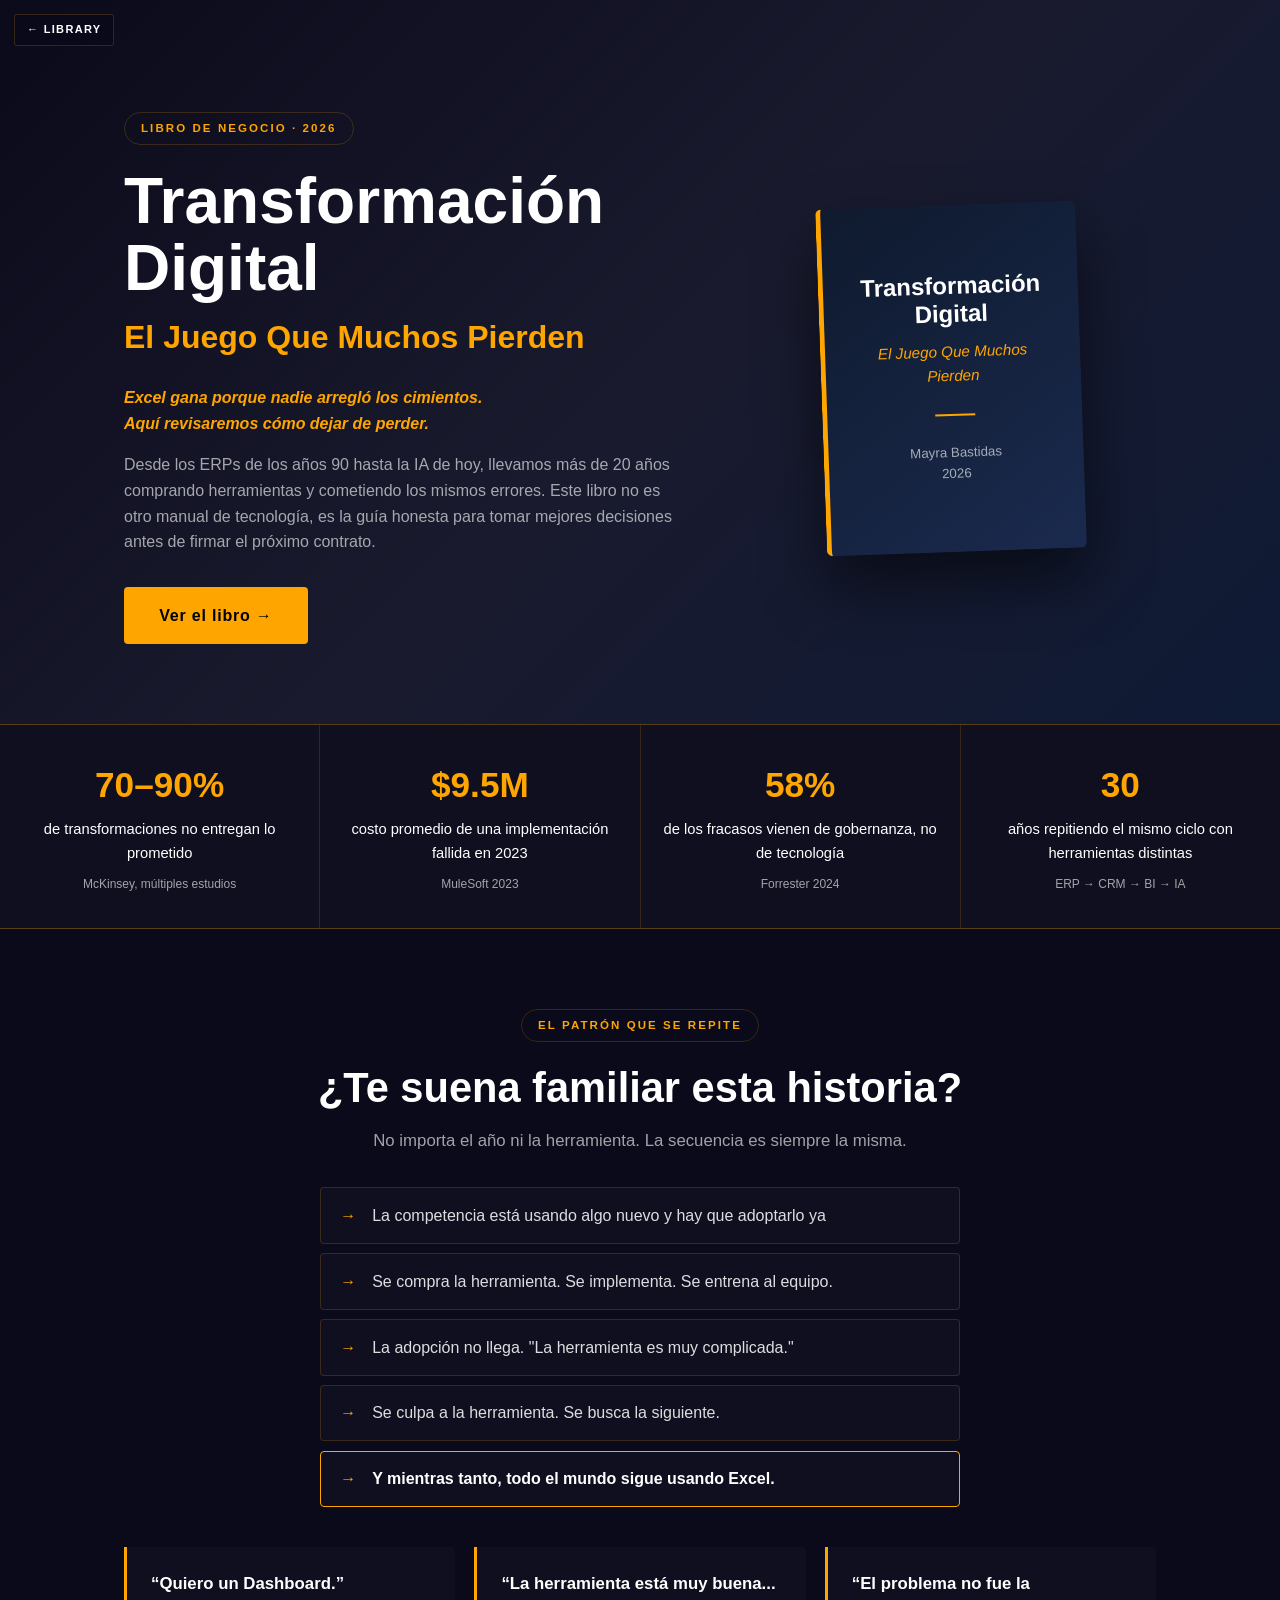
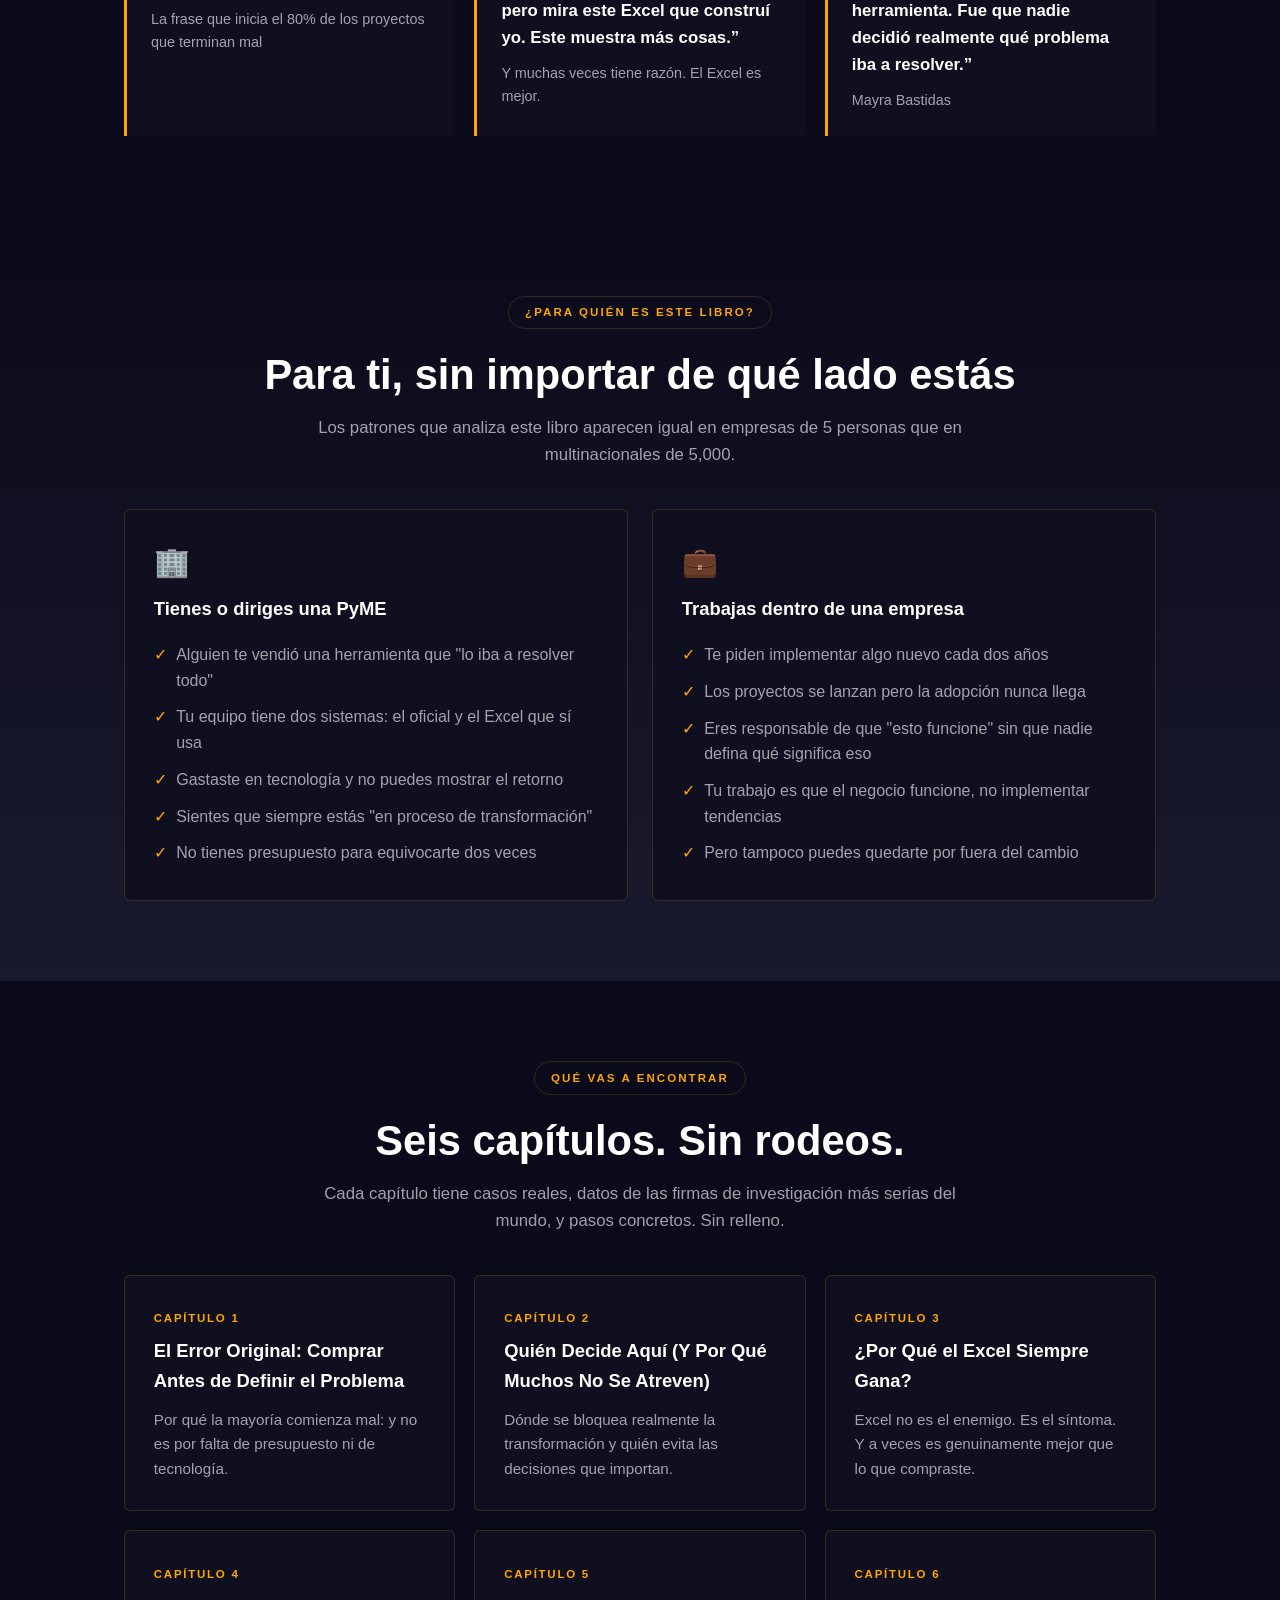
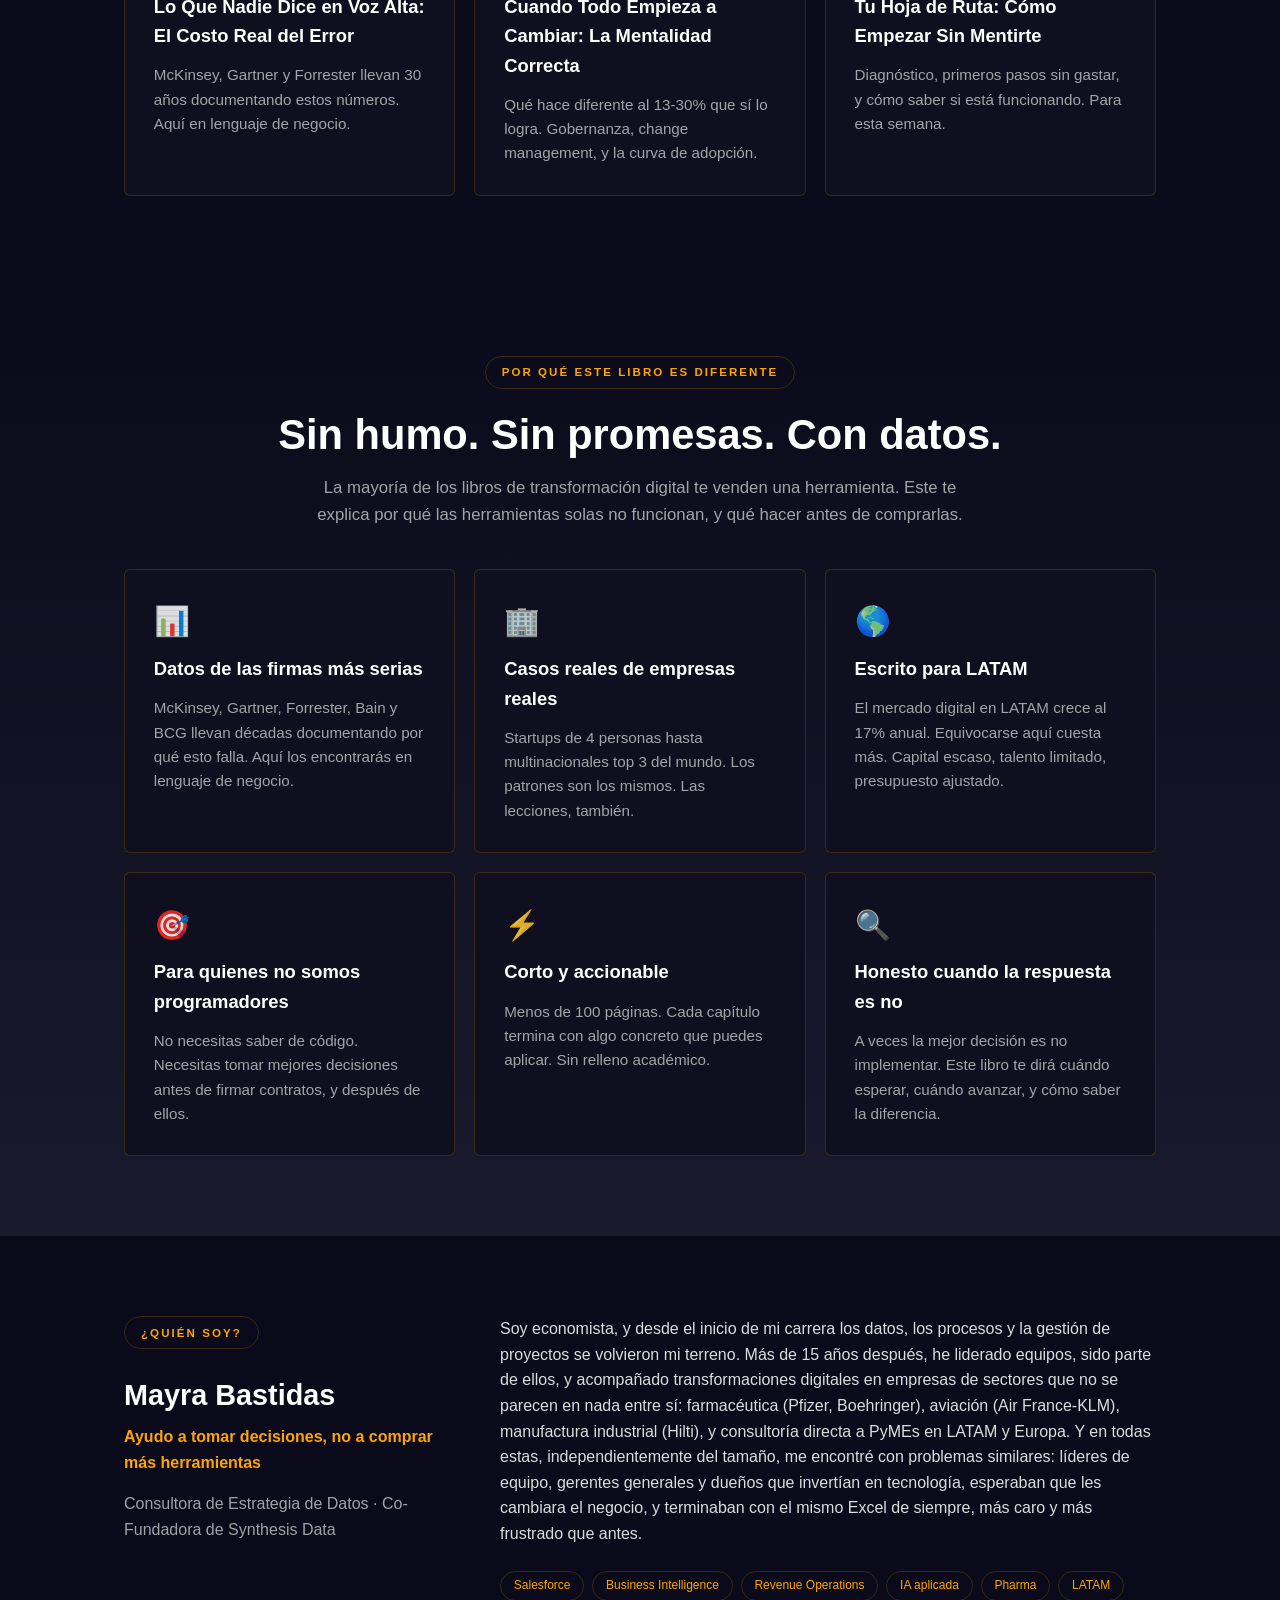
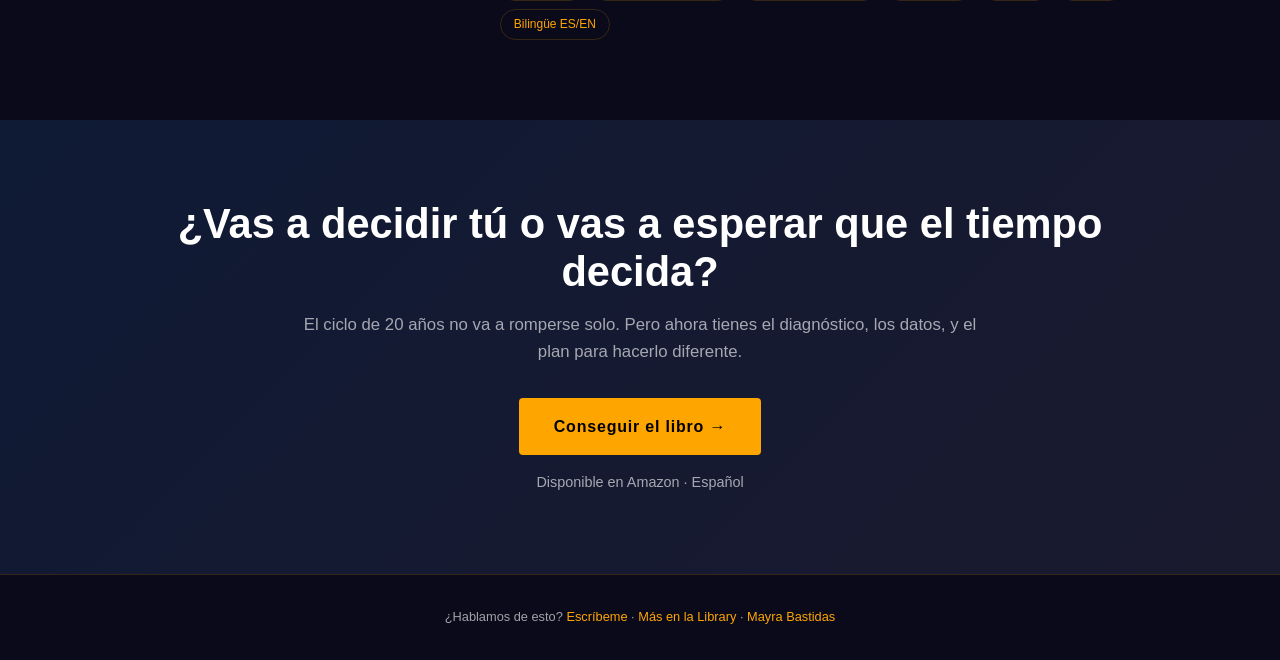
<file: libro-transformacion-digital/index.html>
<!DOCTYPE html>
<html lang="es">
<head>
  <meta charset="UTF-8" />
  <meta name="viewport" content="width=device-width, initial-scale=1.0" />
  <title>Transformación Digital: El Juego Que Muchos Pierden | Mayra Bastidas</title>
  <meta name="description" content="Excel gana porque nadie arregló los cimientos. Un libro de negocio sobre por qué las transformaciones digitales fallan y cómo dejar de perder." />
  <link rel="icon" type="image/png" href="../assets/img/favicon.png" />
  <style>
    :root {
      --amber: #FFA500;
      --navy-0: #0A0A1A; --navy-1: #1A1A2E; --navy-2: #0F1A35;
      --card: #0F0F1F; --line: rgba(255,165,0,0.18);
      --text: rgba(255,255,255,0.86); --muted: rgba(255,255,255,0.62);
    }
    *, *::before, *::after { box-sizing: border-box; margin: 0; padding: 0; }
    html { scroll-behavior: smooth; }
    body { font-family: -apple-system, BlinkMacSystemFont, "Segoe UI", "Helvetica Neue", Arial, sans-serif;
      background: var(--navy-0); color: var(--text); line-height: 1.6; }
    a { color: inherit; }
    .wrap { max-width: 1080px; margin: 0 auto; padding: 0 1.5rem; }
    section { padding: 5rem 0; }
    .eyebrow { display: inline-block; font-size: 0.72rem; font-weight: 700; letter-spacing: 0.18em; text-transform: uppercase;
      color: var(--amber); border: 1px solid var(--line); border-radius: 999px; padding: 0.4rem 1rem; margin-bottom: 1.4rem; }
    h2 { font-size: clamp(1.8rem, 4vw, 2.6rem); font-weight: 800; color: #fff; line-height: 1.15; margin-bottom: 1rem; }
    .sub { color: var(--muted); max-width: 680px; font-size: 1.05rem; }
    .center { text-align: center; } .center .sub { margin: 0 auto; }
    .btn { display: inline-block; background: var(--amber); color: #000; font-weight: 800; text-decoration: none; letter-spacing: 0.05em;
      padding: 1rem 2.2rem; border-radius: 4px; transition: transform .2s, box-shadow .2s; }
    .btn:hover { transform: translateY(-2px); box-shadow: 0 10px 30px rgba(255,165,0,0.35); }
    .back { position: fixed; top: 14px; left: 14px; z-index: 50; font-size: 11px; font-weight: 700; letter-spacing: .12em; text-transform: uppercase;
      text-decoration: none; color: #fff; background: rgba(10,10,26,.85); border: 1px solid var(--line); padding: 6px 12px; border-radius: 3px; }
    .back:hover { color: var(--amber); }

    /* HERO */
    .hero { background: linear-gradient(135deg, var(--navy-0) 0%, var(--navy-1) 50%, var(--navy-2) 100%); padding: 7rem 0 5rem; }
    .hero-grid { display: grid; grid-template-columns: 1.4fr 1fr; gap: 3rem; align-items: center; }
    .hero h1 { font-size: clamp(2.6rem, 6vw, 4rem); font-weight: 900; color: #fff; line-height: 1.05; }
    .hero .tagline { font-size: clamp(1.4rem, 3vw, 2rem); font-weight: 600; color: var(--amber); margin: 0.6rem 0 1.4rem; }
    .hook { color: var(--amber); font-style: italic; font-weight: 600; margin-bottom: 1rem; }
    .hero p.desc { color: var(--muted); margin-bottom: 2rem; max-width: 560px; }
    .cover { justify-self: center; width: 260px; aspect-ratio: 3/4; border-radius: 6px; padding: 2rem 1.6rem; text-align: center;
      display: flex; flex-direction: column; justify-content: center; gap: 0.8rem;
      background: linear-gradient(145deg, #0F1A2E, #1A2A4E); border-left: 5px solid var(--amber);
      box-shadow: 0 30px 60px rgba(0,0,0,0.55); transform: rotate(-2deg); }
    .cover b { font-size: 1.5rem; font-weight: 800; color: #fff; line-height: 1.15; }
    .cover i { color: var(--amber); font-size: 0.95rem; }
    .cover hr { width: 40px; border: none; height: 2px; background: var(--amber); margin: 0.8rem auto; }
    .cover small { color: var(--muted); }

    /* STATS */
    .stats { display: grid; grid-template-columns: repeat(4, 1fr); gap: 1px; background: var(--line); border-top: 1px solid var(--line); border-bottom: 1px solid var(--line); }
    .stat { background: var(--card); padding: 2rem 1.2rem; text-align: center; }
    .stat b { display: block; font-size: 2.2rem; font-weight: 900; color: var(--amber); }
    .stat span { display: block; color: #fff; font-size: 0.92rem; margin: 0.3rem 0; }
    .stat small { color: var(--muted); font-size: 0.75rem; }

    /* PATTERN */
    .steps { list-style: none; max-width: 640px; margin: 2rem auto; }
    .steps li { display: flex; gap: 1rem; padding: 0.9rem 1.2rem; margin: 0.6rem 0; background: var(--card); border: 1px solid var(--line); border-radius: 4px; text-align: left; }
    .steps li::before { content: '→'; color: var(--amber); font-weight: 800; }
    .steps li:last-child { border-color: var(--amber); color: #fff; font-weight: 600; }
    .quotes { display: grid; grid-template-columns: repeat(3, 1fr); gap: 1.2rem; margin-top: 2.5rem; }
    .quote { background: var(--card); border-left: 3px solid var(--amber); padding: 1.5rem; border-radius: 0 4px 4px 0; text-align: left; }
    .quote q { color: #fff; font-size: 1.05rem; font-weight: 600; }
    .quote p { color: var(--muted); font-size: 0.9rem; margin-top: 0.6rem; }

    /* AUDIENCE / CHAPTERS / WHY */
    .grid2 { display: grid; grid-template-columns: 1fr 1fr; gap: 1.5rem; margin-top: 2.5rem; }
    .grid3 { display: grid; grid-template-columns: repeat(3, 1fr); gap: 1.2rem; margin-top: 2.5rem; }
    .box { background: var(--card); border: 1px solid var(--line); border-radius: 6px; padding: 1.8rem; }
    .box h3 { color: #fff; font-size: 1.15rem; margin-bottom: 0.8rem; }
    .box ul { list-style: none; } .box li { padding: 0.35rem 0 0.35rem 1.4rem; position: relative; color: var(--muted); }
    .box li::before { content: '✓'; position: absolute; left: 0; color: var(--amber); }
    .emoji { font-size: 1.8rem; display: block; margin-bottom: 0.6rem; }
    .box p { color: var(--muted); font-size: 0.95rem; }
    .chap small { color: var(--amber); font-weight: 800; letter-spacing: 0.15em; font-size: 0.72rem; }
    .chap h3 { margin-top: 0.4rem; }
    .alt { background: linear-gradient(180deg, var(--navy-0), var(--navy-1)); }

    /* AUTHOR */
    .author { display: grid; grid-template-columns: 1fr 2fr; gap: 3rem; align-items: start; }
    .author h3 { font-size: 1.8rem; color: #fff; font-weight: 800; }
    .author .role { color: var(--amber); font-weight: 600; margin: 0.4rem 0 1rem; }
    .chips { display: flex; flex-wrap: wrap; gap: 0.5rem; margin-top: 1.5rem; }
    .chip { font-size: 0.75rem; padding: 0.3rem 0.8rem; border: 1px solid var(--line); border-radius: 999px; color: var(--amber); }

    /* FINAL */
    .final { background: linear-gradient(135deg, var(--navy-2), var(--navy-1)); text-align: center; }
    .final p.avail { color: var(--muted); margin-top: 1rem; font-size: 0.9rem; }
    footer { padding: 2rem 0; text-align: center; font-size: 0.8rem; color: var(--muted); border-top: 1px solid var(--line); }
    footer a { color: var(--amber); text-decoration: none; }

    @media (max-width: 820px) {
      .hero-grid, .grid2, .author { grid-template-columns: 1fr; }
      .grid3, .quotes { grid-template-columns: 1fr; }
      .stats { grid-template-columns: 1fr 1fr; }
      .cover { width: 200px; }
    }
  </style>
</head>
<body>
  <a class="back" href="../">← Library</a>

  <!-- HERO -->
  <header class="hero">
    <div class="wrap hero-grid">
      <div>
        <span class="eyebrow">Libro de negocio · 2026</span>
        <h1>Transformación Digital</h1>
        <div class="tagline">El Juego Que Muchos Pierden</div>
        <p class="hook">Excel gana porque nadie arregló los cimientos.<br>Aquí revisaremos cómo dejar de perder.</p>
        <p class="desc">Desde los ERPs de los años 90 hasta la IA de hoy, llevamos más de 20 años comprando herramientas y cometiendo los mismos errores. Este libro no es otro manual de tecnología, es la guía honesta para tomar mejores decisiones antes de firmar el próximo contrato.</p>
        <a class="btn" href="https://www.amazon.es/dp/B0H88KRSXC" target="_blank" rel="noopener">Ver el libro →</a>
      </div>
      <div class="cover" aria-label="Portada del libro">
        <b>Transformación Digital</b>
        <i>El Juego Que Muchos Pierden</i>
        <hr />
        <small>Mayra Bastidas<br>2026</small>
      </div>
    </div>
  </header>

  <!-- STATS -->
  <div class="stats">
    <div class="stat"><b>70–90%</b><span>de transformaciones no entregan lo prometido</span><small>McKinsey, múltiples estudios</small></div>
    <div class="stat"><b>$9.5M</b><span>costo promedio de una implementación fallida en 2023</span><small>MuleSoft 2023</small></div>
    <div class="stat"><b>58%</b><span>de los fracasos vienen de gobernanza, no de tecnología</span><small>Forrester 2024</small></div>
    <div class="stat"><b>30</b><span>años repitiendo el mismo ciclo con herramientas distintas</span><small>ERP → CRM → BI → IA</small></div>
  </div>

  <!-- PATRÓN -->
  <section class="center">
    <div class="wrap">
      <span class="eyebrow">El patrón que se repite</span>
      <h2>¿Te suena familiar esta historia?</h2>
      <p class="sub">No importa el año ni la herramienta. La secuencia es siempre la misma.</p>
      <ul class="steps">
        <li>La competencia está usando algo nuevo y hay que adoptarlo ya</li>
        <li>Se compra la herramienta. Se implementa. Se entrena al equipo.</li>
        <li>La adopción no llega. "La herramienta es muy complicada."</li>
        <li>Se culpa a la herramienta. Se busca la siguiente.</li>
        <li>Y mientras tanto, todo el mundo sigue usando Excel.</li>
      </ul>
      <div class="quotes">
        <div class="quote"><q>Quiero un Dashboard.</q><p>La frase que inicia el 80% de los proyectos que terminan mal</p></div>
        <div class="quote"><q>La herramienta está muy buena... pero mira este Excel que construí yo. Este muestra más cosas.</q><p>Y muchas veces tiene razón. El Excel es mejor.</p></div>
        <div class="quote"><q>El problema no fue la herramienta. Fue que nadie decidió realmente qué problema iba a resolver.</q><p>Mayra Bastidas</p></div>
      </div>
    </div>
  </section>

  <!-- PARA QUIÉN -->
  <section class="alt center">
    <div class="wrap">
      <span class="eyebrow">¿Para quién es este libro?</span>
      <h2>Para ti, sin importar de qué lado estás</h2>
      <p class="sub">Los patrones que analiza este libro aparecen igual en empresas de 5 personas que en multinacionales de 5,000.</p>
      <div class="grid2" style="text-align:left">
        <div class="box"><span class="emoji">🏢</span><h3>Tienes o diriges una PyME</h3><ul>
          <li>Alguien te vendió una herramienta que "lo iba a resolver todo"</li>
          <li>Tu equipo tiene dos sistemas: el oficial y el Excel que sí usa</li>
          <li>Gastaste en tecnología y no puedes mostrar el retorno</li>
          <li>Sientes que siempre estás "en proceso de transformación"</li>
          <li>No tienes presupuesto para equivocarte dos veces</li></ul></div>
        <div class="box"><span class="emoji">💼</span><h3>Trabajas dentro de una empresa</h3><ul>
          <li>Te piden implementar algo nuevo cada dos años</li>
          <li>Los proyectos se lanzan pero la adopción nunca llega</li>
          <li>Eres responsable de que "esto funcione" sin que nadie defina qué significa eso</li>
          <li>Tu trabajo es que el negocio funcione, no implementar tendencias</li>
          <li>Pero tampoco puedes quedarte por fuera del cambio</li></ul></div>
      </div>
    </div>
  </section>

  <!-- CAPÍTULOS -->
  <section class="center">
    <div class="wrap">
      <span class="eyebrow">Qué vas a encontrar</span>
      <h2>Seis capítulos. Sin rodeos.</h2>
      <p class="sub">Cada capítulo tiene casos reales, datos de las firmas de investigación más serias del mundo, y pasos concretos. Sin relleno.</p>
      <div class="grid3" style="text-align:left">
        <div class="box chap"><small>CAPÍTULO 1</small><h3>El Error Original: Comprar Antes de Definir el Problema</h3><p>Por qué la mayoría comienza mal: y no es por falta de presupuesto ni de tecnología.</p></div>
        <div class="box chap"><small>CAPÍTULO 2</small><h3>Quién Decide Aquí (Y Por Qué Muchos No Se Atreven)</h3><p>Dónde se bloquea realmente la transformación y quién evita las decisiones que importan.</p></div>
        <div class="box chap"><small>CAPÍTULO 3</small><h3>¿Por Qué el Excel Siempre Gana?</h3><p>Excel no es el enemigo. Es el síntoma. Y a veces es genuinamente mejor que lo que compraste.</p></div>
        <div class="box chap"><small>CAPÍTULO 4</small><h3>Lo Que Nadie Dice en Voz Alta: El Costo Real del Error</h3><p>McKinsey, Gartner y Forrester llevan 30 años documentando estos números. Aquí en lenguaje de negocio.</p></div>
        <div class="box chap"><small>CAPÍTULO 5</small><h3>Cuando Todo Empieza a Cambiar: La Mentalidad Correcta</h3><p>Qué hace diferente al 13-30% que sí lo logra. Gobernanza, change management, y la curva de adopción.</p></div>
        <div class="box chap"><small>CAPÍTULO 6</small><h3>Tu Hoja de Ruta: Cómo Empezar Sin Mentirte</h3><p>Diagnóstico, primeros pasos sin gastar, y cómo saber si está funcionando. Para esta semana.</p></div>
      </div>
    </div>
  </section>

  <!-- POR QUÉ ES DIFERENTE -->
  <section class="alt center">
    <div class="wrap">
      <span class="eyebrow">Por qué este libro es diferente</span>
      <h2>Sin humo. Sin promesas. Con datos.</h2>
      <p class="sub">La mayoría de los libros de transformación digital te venden una herramienta. Este te explica por qué las herramientas solas no funcionan, y qué hacer antes de comprarlas.</p>
      <div class="grid3" style="text-align:left">
        <div class="box"><span class="emoji">📊</span><h3>Datos de las firmas más serias</h3><p>McKinsey, Gartner, Forrester, Bain y BCG llevan décadas documentando por qué esto falla. Aquí los encontrarás en lenguaje de negocio.</p></div>
        <div class="box"><span class="emoji">🏢</span><h3>Casos reales de empresas reales</h3><p>Startups de 4 personas hasta multinacionales top 3 del mundo. Los patrones son los mismos. Las lecciones, también.</p></div>
        <div class="box"><span class="emoji">🌎</span><h3>Escrito para LATAM</h3><p>El mercado digital en LATAM crece al 17% anual. Equivocarse aquí cuesta más. Capital escaso, talento limitado, presupuesto ajustado.</p></div>
        <div class="box"><span class="emoji">🎯</span><h3>Para quienes no somos programadores</h3><p>No necesitas saber de código. Necesitas tomar mejores decisiones antes de firmar contratos, y después de ellos.</p></div>
        <div class="box"><span class="emoji">⚡</span><h3>Corto y accionable</h3><p>Menos de 100 páginas. Cada capítulo termina con algo concreto que puedes aplicar. Sin relleno académico.</p></div>
        <div class="box"><span class="emoji">🔍</span><h3>Honesto cuando la respuesta es no</h3><p>A veces la mejor decisión es no implementar. Este libro te dirá cuándo esperar, cuándo avanzar, y cómo saber la diferencia.</p></div>
      </div>
    </div>
  </section>

  <!-- AUTORA -->
  <section>
    <div class="wrap author">
      <div>
        <span class="eyebrow">¿Quién soy?</span>
        <h3>Mayra Bastidas</h3>
        <p class="role">Ayudo a tomar decisiones, no a comprar más herramientas</p>
        <p style="color:var(--muted)">Consultora de Estrategia de Datos · Co-Fundadora de Synthesis Data</p>
      </div>
      <div>
        <p>Soy economista, y desde el inicio de mi carrera los datos, los procesos y la gestión de proyectos se volvieron mi terreno. Más de 15 años después, he liderado equipos, sido parte de ellos, y acompañado transformaciones digitales en empresas de sectores que no se parecen en nada entre sí: farmacéutica (Pfizer, Boehringer), aviación (Air France-KLM), manufactura industrial (Hilti), y consultoría directa a PyMEs en LATAM y Europa. Y en todas estas, independientemente del tamaño, me encontré con problemas similares: líderes de equipo, gerentes generales y dueños que invertían en tecnología, esperaban que les cambiara el negocio, y terminaban con el mismo Excel de siempre, más caro y más frustrado que antes.</p>
        <div class="chips"><span class="chip">Salesforce</span><span class="chip">Business Intelligence</span><span class="chip">Revenue Operations</span><span class="chip">IA aplicada</span><span class="chip">Pharma</span><span class="chip">LATAM</span><span class="chip">Bilingüe ES/EN</span></div>
      </div>
    </div>
  </section>

  <!-- CIERRE -->
  <section class="final">
    <div class="wrap">
      <h2>¿Vas a decidir tú o vas a esperar que el tiempo decida?</h2>
      <p class="sub" style="margin:0 auto 2rem">El ciclo de 20 años no va a romperse solo. Pero ahora tienes el diagnóstico, los datos, y el plan para hacerlo diferente.</p>
      <a class="btn" href="https://www.amazon.es/dp/B0H88KRSXC" target="_blank" rel="noopener">Conseguir el libro →</a>
      <p class="avail">Disponible en Amazon · Español</p>
    </div>
  </section>

  <footer>
    <div class="wrap">¿Hablamos de esto? <a href="mailto:mayra.bastidas@synthesis-data.com?subject=Hablemos">Escríbeme</a> · <a href="../">Más en la Library</a> · <a href="https://mayramb.github.io/">Mayra Bastidas</a></div>
  </footer>
</body>
</html>
</file>
<file: assets/style.css>
/* Library · Mayra Bastidas — mismo sistema visual que mayramb.github.io */
:root {
  --fuchsia: #E6007E;
  --orange: #F7751E;
  --yellow: #FEC02E;
  --black: #0A0A0A;
  --white: #FFFFFF;
  --muted: rgba(255,255,255,0.65);
  --line: rgba(255,255,255,0.08);
  --gradient: linear-gradient(135deg, var(--fuchsia), var(--orange), var(--yellow));
}
*, *::before, *::after { box-sizing: border-box; margin: 0; padding: 0; }
html { scroll-behavior: smooth; }
body { background: var(--black); color: var(--white); font-family: 'DM Sans', sans-serif; line-height: 1.6; }

/* NAV */
nav { position: sticky; top: 0; z-index: 10; display: flex; justify-content: space-between; align-items: center;
  padding: 1.1rem 4rem; background: rgba(10,10,10,0.88); backdrop-filter: blur(12px);
  border-bottom: 1px solid rgba(230,0,126,0.2); }
.nav-logo { font-family: 'Bebas Neue', sans-serif; font-size: 1.6rem; letter-spacing: 0.1em; text-decoration: none;
  background: var(--gradient); -webkit-background-clip: text; -webkit-text-fill-color: transparent; background-clip: text; }
nav ul { list-style: none; display: flex; gap: 2.2rem; }
nav ul a { color: rgba(255,255,255,0.6); text-decoration: none; font-family: 'Space Mono', monospace;
  font-size: 0.72rem; letter-spacing: 0.15em; text-transform: uppercase; }
nav ul a:hover, nav ul a.active { color: var(--fuchsia); }

/* LAYOUT */
.wrap { max-width: 1100px; margin: 0 auto; padding: 5rem 4rem; }
.wrap.narrow { max-width: 820px; }
.section-label { font-family: 'Space Mono', monospace; font-size: 0.65rem; letter-spacing: 0.3em; text-transform: uppercase;
  color: var(--fuchsia); margin-bottom: 1rem; display: flex; align-items: center; gap: 1rem; }
.section-label::after { content: ''; height: 1px; width: 60px; background: rgba(230,0,126,0.3); }
h1.big { font-family: 'Bebas Neue', sans-serif; font-size: clamp(3rem, 7vw, 5.5rem); line-height: 0.95; letter-spacing: 0.02em; }
h1.big span { background: var(--gradient); -webkit-background-clip: text; -webkit-text-fill-color: transparent; background-clip: text; }
.lead { color: var(--muted); font-size: 1.1rem; max-width: 620px; margin: 1.5rem 0 3.5rem; }

/* HERO */
.hero { display: grid; grid-template-columns: 1.3fr 1fr; align-items: center; gap: 2rem; }
.hero .lead { margin-bottom: 3.5rem; }
.hero-img { width: 100%; max-width: 420px; justify-self: end; filter: drop-shadow(0 0 60px rgba(230,0,126,0.25)); }

/* CARDS */
.grid { display: grid; grid-template-columns: repeat(auto-fit, minmax(300px, 1fr)); gap: 1.5rem; }
.card { display: block; text-decoration: none; color: inherit; background: rgba(255,255,255,0.04); border: 1px solid var(--line);
  border-radius: 4px; padding: 2rem; position: relative; overflow: hidden; transition: all 0.3s; }
.card::before { content: ''; position: absolute; top: 0; left: 0; right: 0; height: 2px; background: var(--gradient);
  transform: scaleX(0); transform-origin: left; transition: transform 0.3s; }
.card:hover { border-color: rgba(230,0,126,0.3); transform: translateY(-4px); box-shadow: 0 20px 40px rgba(0,0,0,0.4); }
.card:hover::before { transform: scaleX(1); }
.card-num { font-family: 'Bebas Neue', sans-serif; font-size: 3.5rem; color: rgba(255,255,255,0.05); position: absolute; top: 1rem; right: 1.5rem; line-height: 1; }
.card-title { font-family: 'Bebas Neue', sans-serif; font-size: 1.8rem; letter-spacing: 0.03em; line-height: 1.1; margin: 1rem 0 0.6rem; }
.card p { color: var(--muted); font-size: 0.95rem; }
.card-go { margin-top: 1.4rem; font-family: 'Space Mono', monospace; font-size: 0.7rem; letter-spacing: 0.15em; text-transform: uppercase; color: var(--orange); }
.tags { display: flex; flex-wrap: wrap; gap: 0.4rem; }
.tag { font-family: 'Space Mono', monospace; font-size: 0.6rem; letter-spacing: 0.1em; text-transform: uppercase; padding: 0.25rem 0.6rem;
  border-radius: 2px; background: rgba(230,0,126,0.12); color: var(--fuchsia); border: 1px solid rgba(230,0,126,0.25); }
.tag.orange { background: rgba(247,117,30,0.12); color: var(--orange); border-color: rgba(247,117,30,0.25); }
.tag.yellow { background: rgba(254,192,46,0.12); color: var(--yellow); border-color: rgba(254,192,46,0.25); }

/* BUTTONS */
.btn { display: inline-block; padding: 0.85rem 2rem; font-family: 'Space Mono', monospace; font-size: 0.75rem; letter-spacing: 0.1em;
  text-transform: uppercase; text-decoration: none; border-radius: 2px; transition: all 0.25s; cursor: pointer; border: none; }
.btn-primary { background: var(--gradient); color: var(--black); font-weight: 700; }
.btn-primary:hover { transform: translateY(-2px); box-shadow: 0 8px 30px rgba(230,0,126,0.4); }
.btn-outline { background: transparent; color: var(--white); border: 1px solid rgba(255,255,255,0.3); }
.btn-outline:hover { border-color: var(--fuchsia); color: var(--fuchsia); }

/* CTA */
.cta { margin-top: 4rem; padding: 2.5rem; border-radius: 4px; position: relative; background: rgba(255,255,255,0.03); border: 1px solid rgba(230,0,126,0.3); }
.cta { overflow: hidden; }
.cta h3 { font-family: 'Bebas Neue', sans-serif; font-size: 2rem; letter-spacing: 0.03em; margin-bottom: 0.5rem; }
.cta p { color: var(--muted); margin-bottom: 1.5rem; }
.cta .btns { display: flex; gap: 1rem; flex-wrap: wrap; }

/* GUIDE CONTENT (markdown renderizado) */
.doc h1 { font-family: 'Bebas Neue', sans-serif; font-size: clamp(2.6rem, 6vw, 4rem); line-height: 1; letter-spacing: 0.02em; margin-bottom: 1rem; }
.doc h2 { font-family: 'Bebas Neue', sans-serif; font-size: 2.2rem; letter-spacing: 0.03em; margin: 3rem 0 1rem; color: var(--white); }
.doc h3 { font-family: 'Space Mono', monospace; font-size: 0.95rem; color: var(--orange); margin: 2.2rem 0 0.7rem; }
.doc p, .doc li { color: rgba(255,255,255,0.82); }
.doc p { margin: 0.8rem 0; }
.doc ul, .doc ol { margin: 0.8rem 0 0.8rem 1.4rem; }
.doc li { margin: 0.35rem 0; }
.doc strong { color: var(--white); }
.doc a { color: var(--fuchsia); }
.doc hr { border: none; height: 1px; background: var(--line); margin: 2.5rem 0; }
.doc blockquote { border-left: 3px solid var(--fuchsia); background: rgba(230,0,126,0.06); padding: 0.8rem 1.2rem; margin: 1.2rem 0; border-radius: 0 4px 4px 0; }
.doc blockquote p { margin: 0; }
.doc table { width: 100%; border-collapse: collapse; margin: 1.2rem 0; font-size: 0.92rem; display: block; overflow-x: auto; }
.doc th { font-family: 'Space Mono', monospace; font-size: 0.7rem; letter-spacing: 0.1em; text-transform: uppercase; color: var(--yellow); text-align: left; }
.doc th, .doc td { padding: 0.65rem 0.8rem; border-bottom: 1px solid var(--line); vertical-align: top; }
.doc code { font-family: 'Space Mono', monospace; font-size: 0.85em; background: rgba(255,255,255,0.07); padding: 0.1rem 0.35rem; border-radius: 2px; }
.doc pre { position: relative; background: #141414; border: 1px solid var(--line); border-radius: 4px; padding: 1.2rem; margin: 1.2rem 0; overflow-x: auto; }
.doc pre code { background: none; padding: 0; font-size: 0.8rem; line-height: 1.55; white-space: pre-wrap; }
.copy-btn { position: absolute; top: 0.6rem; right: 0.6rem; font-family: 'Space Mono', monospace; font-size: 0.6rem; letter-spacing: 0.1em;
  text-transform: uppercase; padding: 0.35rem 0.7rem; background: var(--fuchsia); color: var(--white); border: none; border-radius: 2px; cursor: pointer; }
.back { display: inline-block; margin-bottom: 2rem; font-family: 'Space Mono', monospace; font-size: 0.7rem; letter-spacing: 0.15em;
  text-transform: uppercase; color: rgba(255,255,255,0.5); text-decoration: none; }
.back:hover { color: var(--fuchsia); }

footer { padding: 2rem 4rem; border-top: 1px solid rgba(255,255,255,0.06); display: flex; justify-content: space-between; flex-wrap: wrap; gap: 1rem; }
footer p, footer a { font-family: 'Space Mono', monospace; font-size: 0.65rem; color: rgba(255,255,255,0.3); letter-spacing: 0.1em; text-decoration: none; }
footer a:hover { color: var(--fuchsia); }

@media (max-width: 760px) {
  .hero { grid-template-columns: 1fr; } .hero-img { justify-self: start; max-width: 260px; margin-bottom: 2rem; order: -1; }

  nav { padding: 1rem 1.4rem; } nav ul { gap: 1.2rem; }
  .wrap { padding: 3rem 1.4rem; } footer { padding: 1.5rem 1.4rem; }
}
</file>
